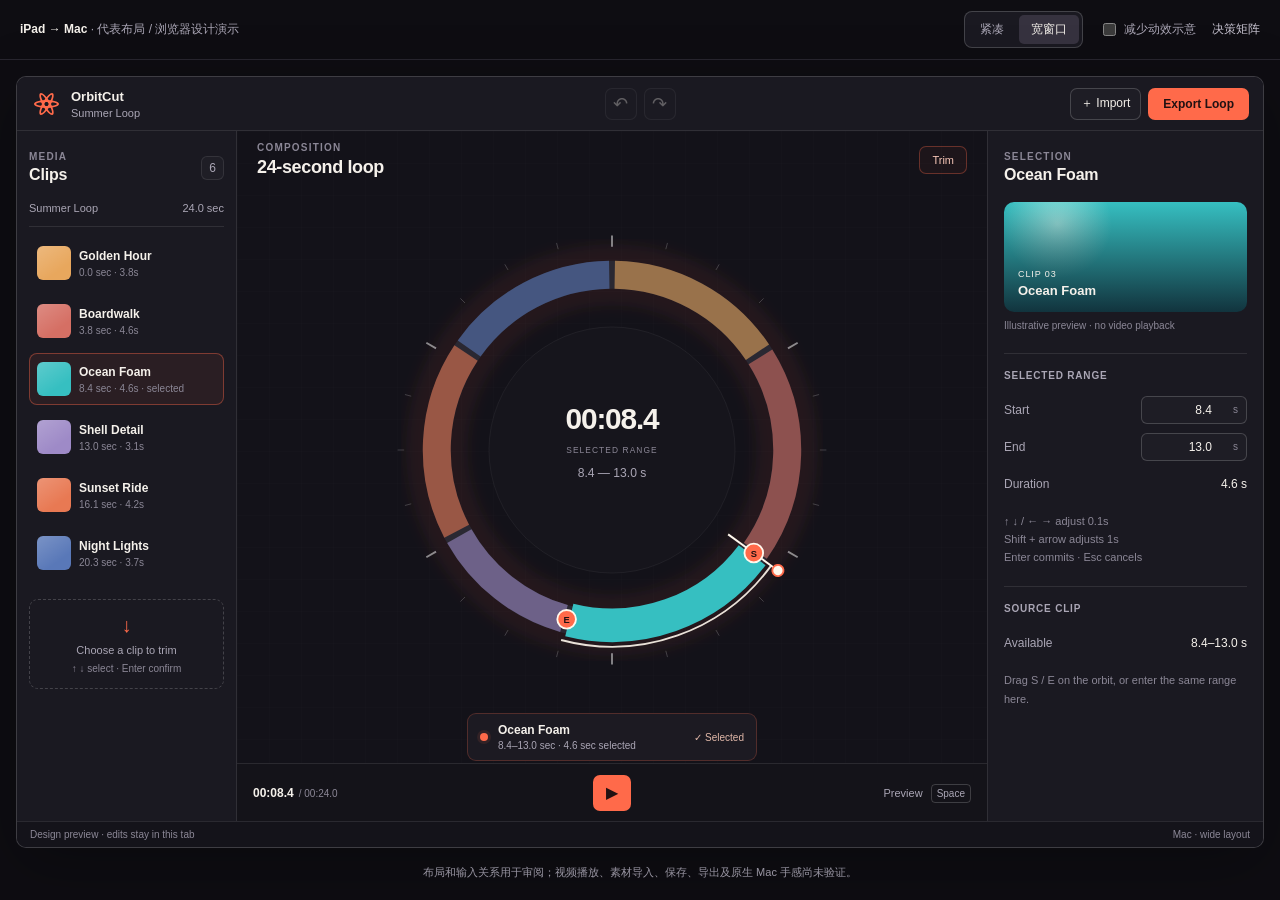
<file: evals/design-quality/runs/2026-10-02/adaptation/index.html>
<!doctype html>
<html lang="zh-CN">
<head>
  <meta charset="utf-8">
  <meta name="viewport" content="width=device-width, initial-scale=1">
  <title>OrbitCut — Mac 设计适配</title>
  <link rel="stylesheet" href="styles.css">
</head>
<body>
  <header class="review-bar" aria-label="设计审阅工具">
    <span><strong>iPad → Mac</strong> · 代表布局 / 浏览器设计演示</span>
    <div class="review-actions">
      <div class="mode-switch" role="group" aria-label="窗口布局">
        <button type="button" id="compactMode" aria-pressed="false">紧凑</button>
        <button type="button" id="wideMode" aria-pressed="true">宽窗口</button>
      </div>
      <label class="motion-choice"><input type="checkbox" id="reduceMotion"> 减少动效示意</label>
      <a href="decision-matrix.md">决策矩阵</a>
    </div>
  </header>

  <div class="workspace-wrap">
    <main class="app-shell" id="appShell" data-layout="wide" lang="en" aria-label="OrbitCut Mac layout proposal">
      <header class="topbar">
        <div class="brand-group">
          <div class="brand-mark" aria-hidden="true"><span></span><span></span><span></span></div>
          <div class="brand-copy"><strong>OrbitCut</strong><span>Summer Loop</span></div>
        </div>
        <div class="history-controls" aria-label="Edit history">
          <button type="button" id="undoButton" class="icon-button" aria-label="Undo range change" disabled>↶</button>
          <button type="button" id="redoButton" class="icon-button" aria-label="Redo range change" disabled>↷</button>
        </div>
        <div class="top-actions">
          <button type="button" class="quiet-button" id="importButton">＋ Import</button>
          <button type="button" class="quiet-button inspect-button" id="inspectButton" aria-expanded="false" aria-controls="inspectorPanel">Inspect</button>
          <button type="button" class="primary-button" id="exportButton">Export Loop</button>
        </div>
      </header>

      <aside class="library-panel" aria-label="Clip library">
        <div class="panel-heading"><div><span class="eyebrow">Media</span><h2>Clips</h2></div><span class="clip-count">6</span></div>
        <div class="library-summary"><strong>Summer Loop</strong><span>24.0 sec</span></div>
        <div class="clip-list" id="clipList" role="group" aria-label="Choose a clip"></div>
        <div class="drop-note"><span aria-hidden="true">↓</span><strong>Choose a clip to trim</strong><small>↑ ↓ select · Enter confirm</small></div>
      </aside>

      <section class="canvas-panel" aria-label="Radial timeline editor">
        <div class="canvas-heading"><div><span class="eyebrow">Composition</span><h1>24-second loop</h1></div><span class="mode-tag">Trim</span></div>
        <div class="radial-stage">
          <svg class="radial-timeline" id="timeline" viewBox="0 0 560 560" aria-labelledby="timelineTitle timelineDesc">
            <title id="timelineTitle">Radial timeline</title>
            <desc id="timelineDesc">Choose a clip in the list. Drag its start or end handle, or adjust the same range in the timing fields.</desc>
            <defs><filter id="softGlow"><feGaussianBlur stdDeviation="7"></feGaussianBlur></filter></defs>
            <circle class="orbit-halo" cx="280" cy="280" r="188" aria-hidden="true"></circle>
            <circle class="orbit-base" cx="280" cy="280" r="188" aria-hidden="true"></circle>
            <g id="segmentLayer" aria-hidden="true"></g>
            <g id="tickLayer" aria-hidden="true"></g>
            <circle class="orbit-inner" cx="280" cy="280" r="132" aria-hidden="true"></circle>
            <path class="range-outline" id="rangeOutline" aria-hidden="true"></path>
            <g id="playhead" aria-hidden="true"><line x1="280" y1="58" x2="280" y2="126"></line><circle cx="280" cy="60" r="6"></circle></g>
            <text class="time-main" id="canvasTime" x="280" y="257" text-anchor="middle" aria-hidden="true">00:08.4</text>
            <text class="time-label" x="280" y="283" text-anchor="middle" aria-hidden="true">SELECTED RANGE</text>
            <text class="range-caption" id="canvasRange" x="280" y="309" text-anchor="middle" aria-hidden="true">08.4 — 13.0 s</text>
            <g class="range-handle" id="startHandle" role="slider" tabindex="0" aria-label="Selected clip start, seconds" aria-orientation="horizontal">
              <circle class="handle-target" r="23"></circle><circle class="handle-surface" r="10"></circle><text y="4" text-anchor="middle" aria-hidden="true">S</text>
            </g>
            <g class="range-handle" id="endHandle" role="slider" tabindex="0" aria-label="Selected clip end, seconds" aria-orientation="horizontal">
              <circle class="handle-target" r="23"></circle><circle class="handle-surface" r="10"></circle><text y="4" text-anchor="middle" aria-hidden="true">E</text>
            </g>
          </svg>
        </div>
        <div class="selection-readout"><span class="selection-dot" aria-hidden="true"></span><div><strong id="selectedName">Ocean Foam</strong><span id="selectedRange">08.4–13.0 sec · 4.6 sec selected</span></div><span class="selection-mark">✓ Selected</span></div>
        <footer class="transport" aria-label="Preview controls">
          <div class="transport-time"><strong id="transportTime">00:08.4</strong><span>/ 00:24.0</span></div>
          <button type="button" class="play-button" id="playButton" aria-label="Preview selected range">▶</button>
          <span class="transport-hint">Preview <kbd>Space</kbd></span>
        </footer>
      </section>

      <aside class="inspector-panel" id="inspectorPanel" aria-label="Selected clip timing">
        <div class="panel-heading"><div><span class="eyebrow">Selection</span><h2 id="inspectorName">Ocean Foam</h2></div><button type="button" class="close-inspector" id="closeInspector" aria-label="Close inspector">×</button></div>
        <div class="preview-tile" id="previewTile"><span>CLIP <span id="clipNumber">03</span></span><strong id="previewName">Ocean Foam</strong></div>
        <p class="preview-note">Illustrative preview · no video playback</p>
        <section class="property-group">
          <h3>Selected range</h3>
          <label for="startField"><span>Start</span><span class="number-field"><input id="startField" type="number" step="0.1" value="8.4" inputmode="decimal"><span>s</span></span></label>
          <label for="endField"><span>End</span><span class="number-field"><input id="endField" type="number" step="0.1" value="13.0" inputmode="decimal"><span>s</span></span></label>
          <div class="property-row"><span>Duration</span><output id="durationValue">4.6 s</output></div>
          <p class="field-error" id="fieldError" role="alert"></p>
          <p class="shortcut-note">↑ ↓ / ← → adjust 0.1s<br>Shift + arrow adjusts 1s<br>Enter commits · Esc cancels</p>
        </section>
        <section class="property-group source-info"><h3>Source clip</h3><div class="property-row"><span>Available</span><output id="sourceRange">8.4–13.0 s</output></div><p>Drag S / E on the orbit, or enter the same range here.</p></section>
      </aside>

      <footer class="statusbar"><span id="statusText" role="status" aria-live="polite">Design preview · edits stay in this tab</span><span id="layoutLabel">Mac · wide layout</span></footer>
    </main>
  </div>
  <p class="artifact-note">布局和输入关系用于审阅；视频播放、素材导入、保存、导出及原生 Mac 手感尚未验证。</p>

  <dialog id="boundaryDialog" aria-labelledby="dialogTitle">
    <h2 id="dialogTitle">Export Loop</h2><p id="dialogBody"></p>
    <button type="button" class="primary-button" id="dismissDialog">Return to editing</button>
  </dialog>
  <script src="app.js"></script>
</body>
</html>
</file>
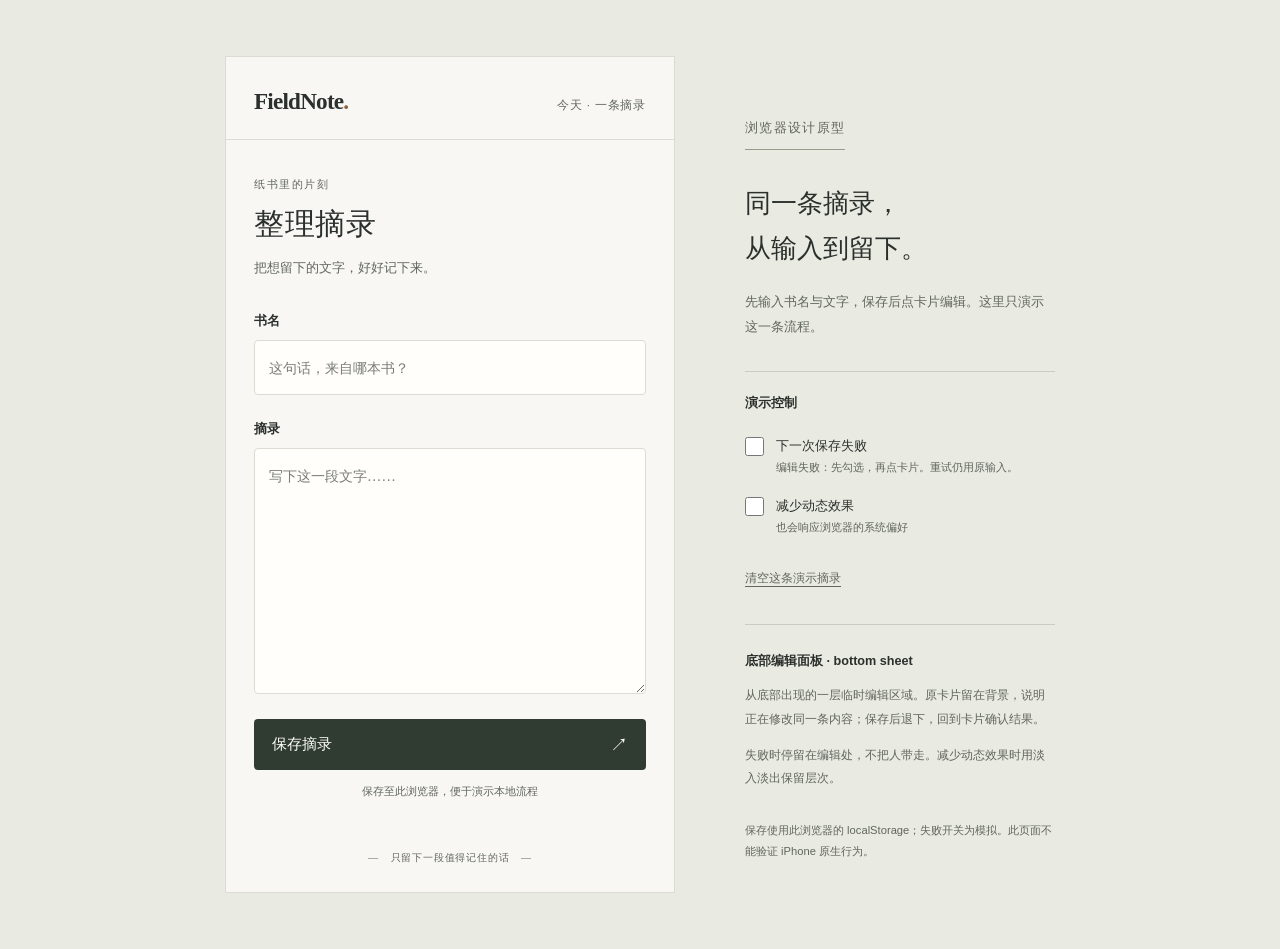
<file: evals/design-quality/runs/2026-10-02/direction/index.html>
<!doctype html>
<html lang="zh-CN">
<head>
  <meta charset="utf-8">
  <meta name="viewport" content="width=device-width,initial-scale=1,viewport-fit=cover">
  <meta name="color-scheme" content="light">
  <title>FieldNote · 整理一条摘录</title>
  <link rel="stylesheet" href="styles.css">
  <script defer src="state.js"></script>
  <script defer src="app.js"></script>
</head>
<body>
  <div class="workspace">
    <div class="app-surface" id="app-surface">
      <header class="app-header">
        <span class="wordmark">FieldNote<span aria-hidden="true" class="wordmark-dot">.</span></span>
        <span class="scope-label">今天 · 一条摘录</span>
      </header>
      <main id="main">
        <div id="compose-view">
          <div class="page-heading">
            <span class="eyebrow">纸书里的片刻</span>
            <h1>整理摘录</h1>
            <p>把想留下的文字，好好记下来。</p>
          </div>
          <form id="compose-form" novalidate>
            <div class="field-group">
              <label for="compose-book">书名</label>
              <input id="compose-book" name="book" autocomplete="off" placeholder="这句话，来自哪本书？" aria-describedby="compose-book-error">
              <p class="field-error" id="compose-book-error" hidden></p>
            </div>
            <div class="field-group excerpt-field">
              <label for="compose-quote">摘录</label>
              <textarea id="compose-quote" name="quote" rows="7" placeholder="写下这一段文字……" aria-describedby="compose-quote-error"></textarea>
              <p class="field-error" id="compose-quote-error" hidden></p>
            </div>
            <div class="save-error" id="compose-error" role="alert" hidden></div>
            <div class="form-footer">
              <button type="submit" class="primary" id="compose-save">保存摘录 <span aria-hidden="true">↗</span></button>
              <p class="storage-caption">保存至此浏览器，便于演示本地流程</p>
            </div>
          </form>
        </div>
        <div id="saved-view" hidden>
          <div class="page-heading saved-heading">
            <span class="eyebrow">纸书里的片刻</span>
            <h1>今天的摘录</h1>
            <p id="saved-status" class="saved-status">已保存到此浏览器</p>
          </div>
          <button class="note-card" id="note-card" type="button" aria-label="编辑摘录">
            <span class="card-top"><span class="card-label">摘录 01</span><span class="edit-label">编辑摘录 <span aria-hidden="true">↗</span></span></span>
            <span class="quote-mark" aria-hidden="true">“</span>
            <span class="card-quote" id="card-quote"></span>
            <span class="card-divider" aria-hidden="true"></span>
            <span class="card-book" id="card-book"></span>
          </button>
          <p class="unsaved-message" id="unsaved-message" hidden>有修改尚未保存。点卡片继续编辑。</p>
          <p class="after-note">这一句，已经留下了。</p>
        </div>
      </main>
      <footer class="app-footer"><span aria-hidden="true">—</span> 只留下一段值得记住的话 <span aria-hidden="true">—</span></footer>
    </div>

    <aside class="prototype-panel" aria-labelledby="prototype-title">
      <p class="prototype-tag">浏览器设计原型</p>
      <h2 id="prototype-title">同一条摘录，<br>从输入到留下。</h2>
      <p>先输入书名与文字，保存后点卡片编辑。这里只演示这一条流程。</p>
      <div class="demo-controls">
        <h3>演示控制</h3>
        <label class="toggle-row"><input type="checkbox" id="fail-next"><span>下一次保存失败<span class="control-caption">编辑失败：先勾选，再点卡片。重试仍用原输入。</span></span></label>
        <label class="toggle-row"><input type="checkbox" id="reduce-motion"><span>减少动态效果<span class="control-caption">也会响应浏览器的系统偏好</span></span></label>
        <button class="reset-button" id="reset-demo" type="button">清空这条演示摘录</button>
      </div>
      <div class="annotation">
        <h3>底部编辑面板 · bottom sheet</h3>
        <p>从底部出现的一层临时编辑区域。原卡片留在背景，说明正在修改同一条内容；保存后退下，回到卡片确认结果。</p>
        <p>失败时停留在编辑处，不把人带走。减少动态效果时用淡入淡出保留层次。</p>
      </div>
      <p class="evidence-note">保存使用此浏览器的 localStorage；失败开关为模拟。此页面不能验证 iPhone 原生行为。</p>
    </aside>
  </div>

  <dialog id="editor-dialog" aria-labelledby="editor-title" aria-describedby="editor-description">
    <div class="sheet-content">
      <div class="sheet-handle" aria-hidden="true"></div>
      <header class="sheet-header"><button type="button" class="return-button" id="editor-return">返回</button><span class="sheet-label">同一条摘录</span></header>
      <h2 id="editor-title">编辑摘录</h2>
      <p id="editor-description" class="sheet-description">保存后更新原卡片。返回时保留这次输入。</p>
      <form id="editor-form" novalidate>
        <div class="field-group">
          <label for="editor-book">书名</label>
          <input id="editor-book" name="book" autocomplete="off" aria-describedby="editor-book-error">
          <p class="field-error" id="editor-book-error" hidden></p>
        </div>
        <div class="field-group excerpt-field">
          <label for="editor-quote">摘录</label>
          <textarea id="editor-quote" name="quote" rows="6" aria-describedby="editor-quote-error"></textarea>
          <p class="field-error" id="editor-quote-error" hidden></p>
        </div>
        <div class="save-error" id="editor-error" role="alert" hidden></div>
        <div class="sheet-actions"><button type="submit" class="primary" id="editor-save">保存修改 <span aria-hidden="true">↗</span></button></div>
      </form>
    </div>
  </dialog>
  <div class="sr-only" id="announcement" role="status" aria-live="polite" aria-atomic="true"></div>
</body>
</html>
</file>
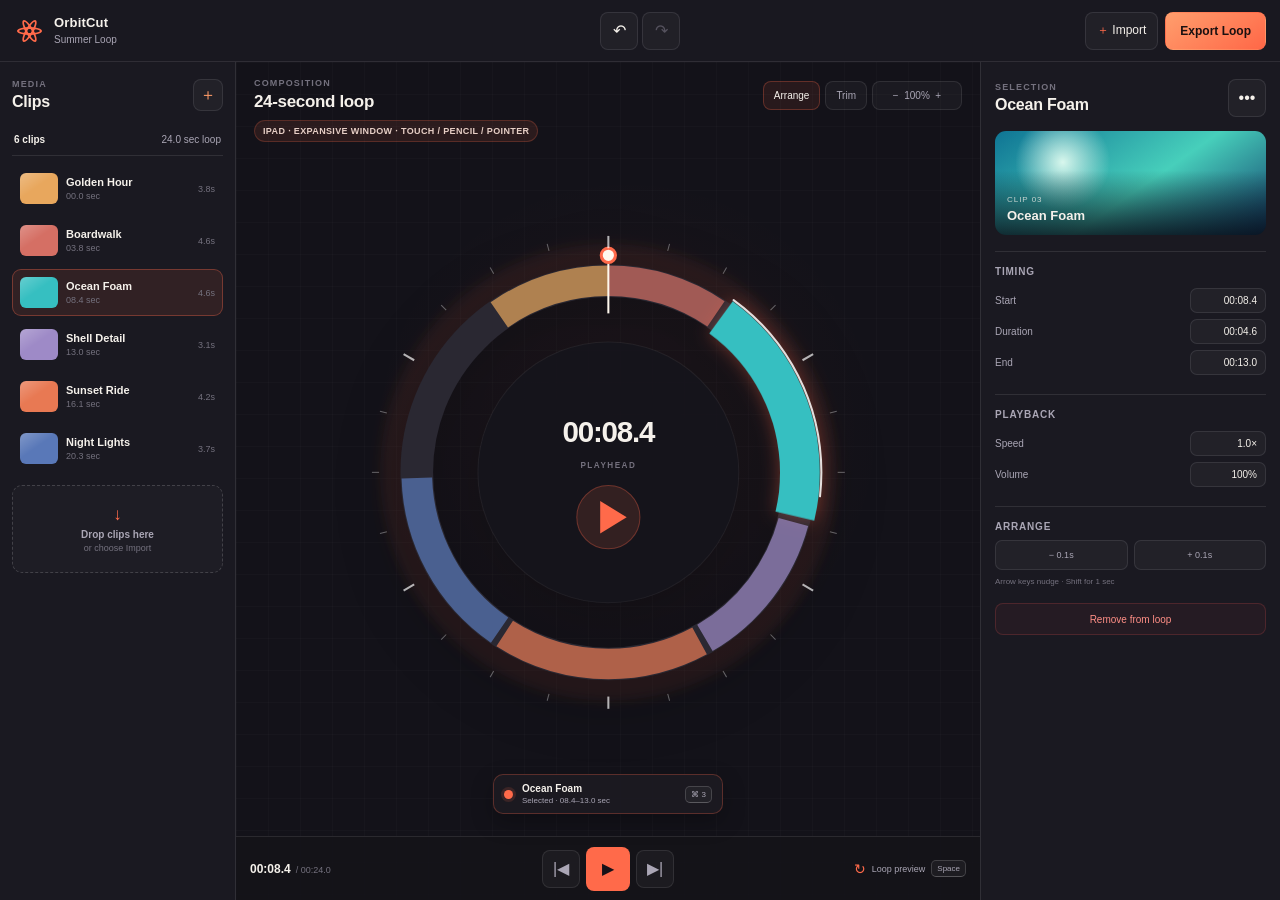
<file: evals/delivery-contracts/runs/2026-07-29/platform-adaptation/prototype/index.html>
<!doctype html>
<html lang="en">
<head>
  <meta charset="utf-8">
  <meta name="viewport" content="width=device-width, initial-scale=1">
  <title>OrbitCut — Platform adaptation layouts</title>
  <link rel="stylesheet" href="./styles.css">
</head>
<body>
  <main class="app-shell" aria-label="OrbitCut layout proposal">
    <header class="topbar">
      <div class="brand-group">
        <div class="brand-mark" aria-hidden="true">
          <span></span><span></span><span></span>
        </div>
        <div class="brand-copy">
          <strong>OrbitCut</strong>
          <span>Summer Loop</span>
        </div>
      </div>

      <nav class="history-controls" aria-label="Edit history">
        <button class="icon-button" aria-label="Undo">↶</button>
        <button class="icon-button is-disabled" aria-label="Redo" aria-disabled="true">↷</button>
      </nav>

      <div class="top-actions">
        <button class="quiet-button import-button"><span>＋</span> Import</button>
        <button class="quiet-button inspector-button">Inspect</button>
        <button class="primary-button export-button">Export Loop</button>
      </div>
    </header>

    <aside class="library-panel" aria-label="Clip library">
      <div class="panel-heading">
        <div>
          <span class="eyebrow">Media</span>
          <h2>Clips</h2>
        </div>
        <button class="small-button" aria-label="Add clip">＋</button>
      </div>

      <div class="library-summary">
        <strong>6 clips</strong>
        <span>24.0 sec loop</span>
      </div>

      <div class="clip-list" id="clipList"></div>

      <div class="drop-zone">
        <span class="drop-icon">↓</span>
        <strong>Drop clips here</strong>
        <small>or choose Import</small>
      </div>
    </aside>

    <section class="canvas-panel" id="canvasPanel" aria-label="Radial timeline editor">
      <div class="environment-badge" id="environmentBadge">Target layout</div>

      <div class="canvas-heading">
        <div>
          <span class="eyebrow">Composition</span>
          <h1>24-second loop</h1>
        </div>
        <div class="canvas-tools">
          <button class="tool-button is-active">Arrange</button>
          <button class="tool-button">Trim</button>
          <button class="tool-button zoom-button">−&nbsp; 100% &nbsp;+</button>
        </div>
      </div>

      <div class="radial-stage">
        <svg class="radial-timeline" viewBox="0 0 560 560" role="img" aria-labelledby="timelineTitle timelineDesc">
          <title id="timelineTitle">Radial timeline with six clips</title>
          <desc id="timelineDesc">The selected Ocean Foam clip begins at 8.4 seconds and lasts 4.6 seconds.</desc>
          <defs>
            <filter id="softGlow" x="-30%" y="-30%" width="160%" height="160%">
              <feGaussianBlur stdDeviation="6"></feGaussianBlur>
            </filter>
          </defs>
          <circle class="orbit-halo" cx="280" cy="280" r="204"></circle>
          <circle class="orbit-base" cx="280" cy="280" r="188"></circle>
          <g id="segmentLayer"></g>
          <circle class="orbit-inner" cx="280" cy="280" r="128"></circle>
          <line class="playhead-line" x1="280" y1="69" x2="280" y2="124"></line>
          <circle class="playhead-dot" cx="280" cy="67" r="7"></circle>
          <g class="center-readout">
            <text class="time-main" x="280" y="250" text-anchor="middle">00:08.4</text>
            <text class="time-label" x="280" y="276" text-anchor="middle">PLAYHEAD</text>
            <circle class="preview-disc" cx="280" cy="324" r="31"></circle>
            <path class="preview-triangle" d="M272 308 L272 340 L298 324 Z"></path>
          </g>
          <g id="tickLayer"></g>
        </svg>

        <div class="selection-callout">
          <span class="selection-swatch"></span>
          <div>
            <strong>Ocean Foam</strong>
            <small>Selected · 08.4–13.0 sec</small>
          </div>
          <kbd>⌘ 3</kbd>
        </div>
      </div>

      <div class="compact-switcher" aria-label="Compact workspace panel">
        <button>Clips <span>6</span></button>
        <button class="is-active">Edit <span>1 selected</span></button>
      </div>

      <section class="compact-inspector" aria-label="Selected clip properties">
        <div class="compact-inspector-head">
          <div><span class="selection-swatch"></span><strong>Ocean Foam</strong></div>
          <button>Done</button>
        </div>
        <div class="compact-fields">
          <label>Start <span>08.4 s</span></label>
          <label>Duration <span>04.6 s</span></label>
          <label>Volume <span>100%</span></label>
        </div>
      </section>

      <footer class="transport" aria-label="Preview controls">
        <div class="transport-time"><strong>00:08.4</strong><span>/ 00:24.0</span></div>
        <div class="transport-controls">
          <button aria-label="Previous clip">|◀</button>
          <button class="play-button" aria-label="Play">▶</button>
          <button aria-label="Next clip">▶|</button>
        </div>
        <div class="transport-status">
          <span class="loop-indicator">↻</span>
          <span>Loop preview</span>
          <kbd>Space</kbd>
        </div>
      </footer>
    </section>

    <aside class="inspector-panel" id="inspectorPanel" aria-label="Inspector">
      <div class="panel-heading inspector-heading">
        <div>
          <span class="eyebrow">Selection</span>
          <h2>Ocean Foam</h2>
        </div>
        <button class="icon-button" aria-label="More options">•••</button>
      </div>

      <div class="preview-tile ocean-preview">
        <span>CLIP 03</span>
        <strong>Ocean Foam</strong>
      </div>

      <section class="property-group">
        <h3>Timing</h3>
        <label><span>Start</span><output>00:08.4</output></label>
        <label><span>Duration</span><output>00:04.6</output></label>
        <label><span>End</span><output>00:13.0</output></label>
      </section>

      <section class="property-group">
        <h3>Playback</h3>
        <label><span>Speed</span><output>1.0×</output></label>
        <label><span>Volume</span><output>100%</output></label>
      </section>

      <section class="property-group">
        <h3>Arrange</h3>
        <div class="nudge-grid">
          <button>− 0.1s</button>
          <button>+ 0.1s</button>
        </div>
        <small class="shortcut-note">Arrow keys nudge · Shift for 1 sec</small>
      </section>

      <button class="destructive-button">Remove from loop</button>
    </aside>

    <footer class="statusbar">
      <span><i class="status-dot"></i> Project saved locally</span>
      <span>24.0 sec · 1080 × 1080 · 30 fps</span>
    </footer>
  </main>
  <script src="./app.js"></script>
</body>
</html>
</file>
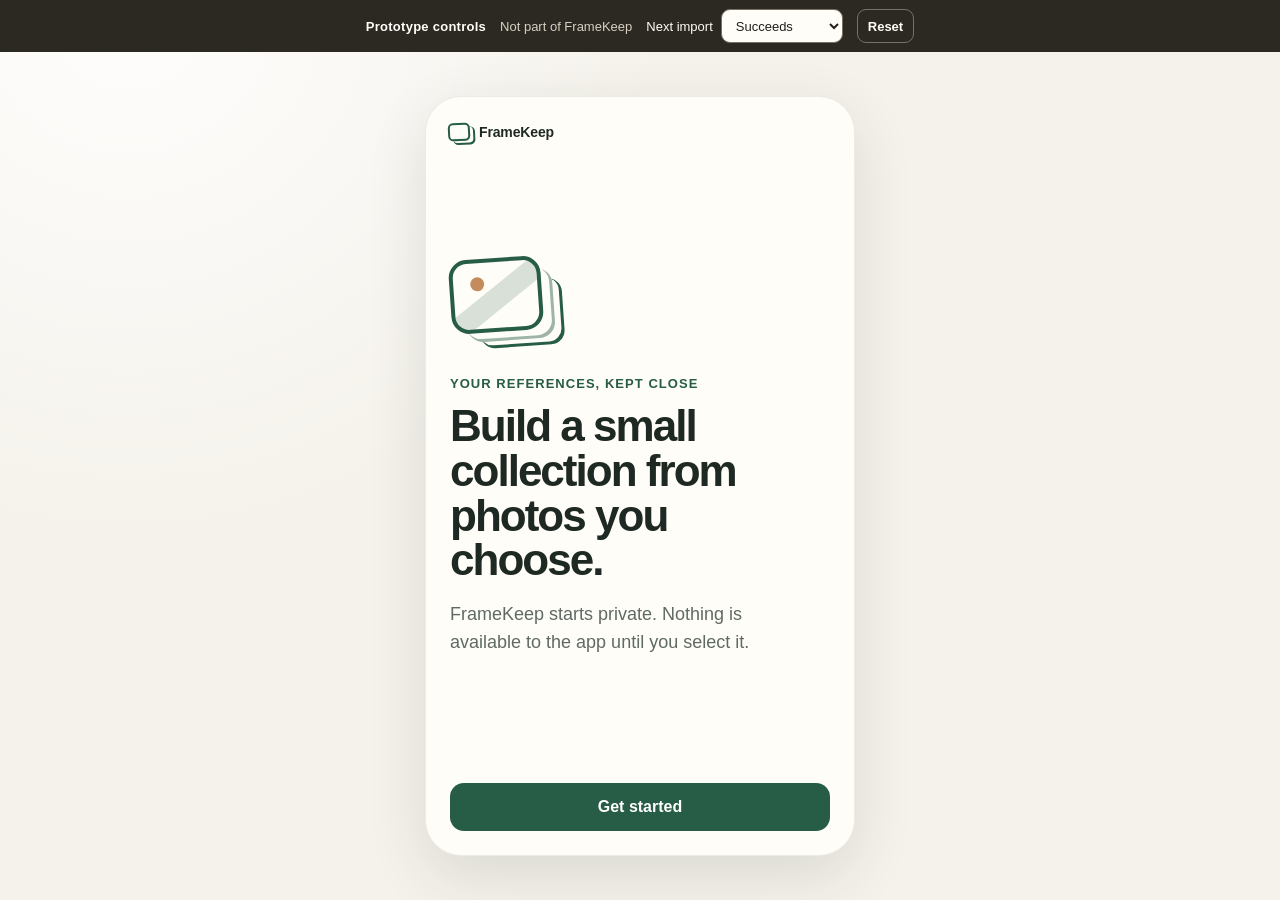
<file: evals/delivery-contracts/runs/2026-07-29/screen-flow/prototype/index.html>
<!doctype html>
<html lang="en">
<head>
  <meta charset="utf-8">
  <meta name="viewport" content="width=device-width, initial-scale=1, viewport-fit=cover">
  <title>FrameKeep — First-run import flow prototype</title>
  <style>
    :root {
      color-scheme: light;
      --surface-base: #f5f2eb;
      --surface-raised: #fffdf8;
      --surface-soft: #ebe7dc;
      --content-primary: #1f2924;
      --content-secondary: #5f6a64;
      --content-critical: #8d3b31;
      --action-primary: #275c46;
      --action-primary-pressed: #1d4736;
      --action-secondary: #e5eee9;
      --focus-ring: #2f70dc;
      --border: #d9d5ca;
      --shadow: 0 20px 60px rgba(33, 41, 37, .12);
      --radius-control: 14px;
      --radius-card: 24px;
      --spacing-related: 12px;
      --spacing-section: 28px;
      --motion-transition: 180ms;
      font-family: -apple-system, BlinkMacSystemFont, "SF Pro Text", "Segoe UI", sans-serif;
      background: var(--surface-base);
      color: var(--content-primary);
    }

    * { box-sizing: border-box; }

    body {
      margin: 0;
      min-height: 100svh;
      background:
        radial-gradient(circle at 10% 0%, rgba(255,255,255,.9), transparent 34rem),
        var(--surface-base);
    }

    button, select { font: inherit; }

    button {
      min-height: 48px;
      border: 0;
      border-radius: var(--radius-control);
      padding: 13px 18px;
      font-weight: 700;
      cursor: pointer;
      transition: transform var(--motion-transition) ease, background var(--motion-transition) ease;
    }

    button:active:not(:disabled) { transform: scale(.98); }

    button:focus-visible, select:focus-visible {
      outline: 3px solid var(--focus-ring);
      outline-offset: 3px;
    }

    button:disabled {
      cursor: not-allowed;
      opacity: .48;
    }

    .prototype-bar {
      position: relative;
      z-index: 20;
      display: flex;
      align-items: center;
      justify-content: center;
      gap: 14px;
      min-height: 52px;
      padding: 8px 16px;
      background: #2c2922;
      color: #fffdf8;
      font-size: 13px;
    }

    .prototype-bar strong {
      letter-spacing: .02em;
    }

    .prototype-bar label {
      display: flex;
      align-items: center;
      gap: 8px;
    }

    .prototype-bar select {
      min-height: 34px;
      border: 1px solid #777064;
      border-radius: 9px;
      padding: 4px 30px 4px 10px;
      color: #231f1a;
      background: #fffdf8;
    }

    .prototype-reset {
      min-height: 34px;
      padding: 5px 10px;
      border: 1px solid #777064;
      border-radius: 9px;
      color: #fffdf8;
      background: transparent;
      font-size: 13px;
    }

    .prototype-note {
      color: #d8d0c3;
    }

    main {
      min-height: calc(100svh - 52px);
      display: grid;
      place-items: center;
      padding: 28px 16px;
    }

    .app {
      position: relative;
      width: min(100%, 430px);
      min-height: min(760px, calc(100svh - 108px));
      overflow: hidden;
      display: flex;
      flex-direction: column;
      background: var(--surface-raised);
      border: 1px solid rgba(49, 55, 51, .09);
      border-radius: 36px;
      box-shadow: var(--shadow);
    }

    .app-header {
      min-height: 64px;
      display: flex;
      align-items: center;
      justify-content: space-between;
      padding: 14px 22px 8px;
    }

    .brand-mini {
      display: inline-flex;
      align-items: center;
      gap: 9px;
      font-size: 14px;
      font-weight: 800;
      letter-spacing: -.01em;
    }

    .mini-mark {
      width: 22px;
      height: 18px;
      border: 2px solid var(--action-primary);
      border-radius: 5px;
      transform: rotate(-3deg);
      box-shadow: 4px 3px 0 -1px var(--surface-raised), 5px 4px 0 0 var(--action-primary);
    }

    .back-button {
      min-height: 42px;
      padding: 8px 5px;
      color: var(--action-primary);
      background: transparent;
    }

    .header-spacer { width: 42px; }

    .screen {
      flex: 1;
      display: flex;
      flex-direction: column;
      padding: 18px 24px calc(24px + env(safe-area-inset-bottom));
      animation: screen-in var(--motion-transition) ease both;
    }

    @keyframes screen-in {
      from { opacity: 0; transform: translateY(7px); }
      to { opacity: 1; transform: translateY(0); }
    }

    .eyebrow {
      margin: 0 0 10px;
      color: var(--action-primary);
      font-size: 13px;
      font-weight: 800;
      letter-spacing: .08em;
      text-transform: uppercase;
    }

    h1 {
      margin: 0;
      max-width: 14ch;
      font-size: clamp(32px, 9vw, 44px);
      line-height: 1.02;
      letter-spacing: -.045em;
    }

    h2 {
      margin: 0;
      font-size: 26px;
      line-height: 1.08;
      letter-spacing: -.03em;
    }

    p {
      margin: 0;
      color: var(--content-secondary);
      font-size: 16px;
      line-height: 1.52;
    }

    .lede {
      margin-top: 18px;
      max-width: 34ch;
      font-size: 18px;
    }

    .hero {
      flex: 1;
      display: grid;
      align-content: center;
      padding: 20px 0 40px;
    }

    .large-mark {
      position: relative;
      width: 92px;
      height: 74px;
      margin-bottom: 42px;
      border: 4px solid var(--action-primary);
      border-radius: 18px;
      transform: rotate(-4deg);
      background:
        linear-gradient(145deg, transparent 42%, rgba(39,92,70,.18) 43% 63%, transparent 64%),
        var(--surface-raised);
      box-shadow:
        11px 9px 0 -3px var(--surface-raised),
        13px 11px 0 -2px #9eb4a9,
        22px 18px 0 -5px var(--surface-raised),
        24px 20px 0 -4px var(--action-primary);
    }

    .large-mark::after {
      content: "";
      position: absolute;
      width: 14px;
      height: 14px;
      border-radius: 50%;
      top: 14px;
      left: 17px;
      background: #c48c5d;
    }

    .actions {
      display: grid;
      gap: 10px;
      margin-top: auto;
      padding-top: 28px;
    }

    .primary {
      color: white;
      background: var(--action-primary);
    }

    .primary:hover { background: var(--action-primary-pressed); }

    .secondary {
      color: var(--action-primary);
      background: var(--action-secondary);
    }

    .text-action {
      color: var(--content-secondary);
      background: transparent;
    }

    .critical-secondary {
      color: var(--content-critical);
      background: #f7e9e6;
    }

    .privacy-card, .status-card {
      display: grid;
      grid-template-columns: auto 1fr;
      gap: 14px;
      margin-top: 28px;
      padding: 18px;
      border: 1px solid var(--border);
      border-radius: 18px;
      background: #faf8f2;
    }

    .privacy-icon, .status-icon {
      width: 38px;
      height: 38px;
      display: grid;
      place-items: center;
      border-radius: 12px;
      background: var(--action-secondary);
      color: var(--action-primary);
      font-weight: 900;
    }

    .status-icon.error {
      background: #f7e9e6;
      color: var(--content-critical);
    }

    .privacy-card strong, .status-card strong {
      display: block;
      margin-bottom: 3px;
      font-size: 15px;
    }

    .privacy-card p, .status-card p { font-size: 14px; }

    .steps {
      display: grid;
      gap: 16px;
      margin: 28px 0 0;
      padding: 0;
      list-style: none;
    }

    .steps li {
      display: grid;
      grid-template-columns: 30px 1fr;
      align-items: start;
      gap: 12px;
      color: var(--content-secondary);
      line-height: 1.4;
    }

    .step-number {
      width: 30px;
      height: 30px;
      display: grid;
      place-items: center;
      border-radius: 50%;
      color: var(--action-primary);
      background: var(--action-secondary);
      font-size: 13px;
      font-weight: 800;
    }

    .photo-grid {
      display: grid;
      grid-template-columns: repeat(3, 1fr);
      gap: 8px;
      margin-top: 22px;
    }

    .photo {
      position: relative;
      min-height: 106px;
      aspect-ratio: .82;
      overflow: hidden;
      display: block;
      padding: 0;
      border: 3px solid transparent;
      border-radius: 14px;
      background: var(--photo-bg);
      box-shadow: inset 0 0 0 1px rgba(0,0,0,.06);
    }

    .photo::before {
      content: "";
      position: absolute;
      inset: 22% 18% -18% 14%;
      border-radius: 50% 50% 18% 18%;
      transform: rotate(var(--photo-tilt));
      background: var(--photo-shape);
      opacity: .92;
    }

    .photo::after {
      content: attr(data-index);
      position: absolute;
      top: 7px;
      right: 7px;
      width: 26px;
      height: 26px;
      display: grid;
      place-items: center;
      border: 2px solid rgba(255,255,255,.95);
      border-radius: 50%;
      color: transparent;
      background: rgba(28,34,31,.23);
      font-size: 13px;
      font-weight: 900;
    }

    .photo[aria-pressed="true"] {
      border-color: var(--action-primary);
    }

    .photo[aria-pressed="true"]::after {
      content: "✓";
      color: white;
      background: var(--action-primary);
    }

    .selection-summary {
      margin-top: 14px;
      color: var(--content-secondary);
      font-size: 14px;
      font-weight: 700;
    }

    .mock-boundary {
      margin: 12px 0 0;
      padding: 8px 10px;
      border-radius: 10px;
      color: #6f542d;
      background: #fff3cf;
      font-size: 12px;
      line-height: 1.4;
    }

    .progress-wrap {
      margin-top: 32px;
    }

    .progress-track {
      height: 10px;
      overflow: hidden;
      border-radius: 99px;
      background: var(--surface-soft);
    }

    .progress-bar {
      width: 0%;
      height: 100%;
      border-radius: inherit;
      background: var(--action-primary);
      transition: width 160ms linear;
    }

    .progress-meta {
      display: flex;
      justify-content: space-between;
      gap: 20px;
      margin-top: 10px;
      color: var(--content-secondary);
      font-size: 14px;
    }

    .collection-title {
      margin-top: 4px;
    }

    .collection-grid {
      display: grid;
      grid-template-columns: 1.45fr 1fr;
      grid-template-rows: repeat(2, 116px);
      gap: 8px;
      margin-top: 24px;
    }

    .collection-tile {
      border-radius: 16px;
      background: var(--photo-bg);
    }

    .collection-tile:first-child { grid-row: 1 / 3; }

    .completion-note {
      margin-top: 18px;
      color: var(--action-primary);
      font-weight: 750;
    }

    .dialog-backdrop {
      position: absolute;
      z-index: 40;
      inset: 0;
      display: grid;
      align-items: end;
      padding: 18px;
      background: rgba(25, 29, 27, .45);
      backdrop-filter: blur(6px);
      animation: fade-in 140ms ease both;
    }

    .dialog {
      padding: 22px 18px 16px;
      border-radius: 24px;
      background: #fff;
      box-shadow: 0 18px 48px rgba(0,0,0,.2);
    }

    .dialog-system-label {
      margin-bottom: 12px;
      color: #745e37;
      font-size: 12px;
      font-weight: 800;
      text-transform: uppercase;
      letter-spacing: .06em;
    }

    .dialog h2 { font-size: 22px; }
    .dialog p { margin-top: 10px; font-size: 15px; }
    .dialog .actions { padding-top: 18px; }

    @keyframes fade-in {
      from { opacity: 0; }
      to { opacity: 1; }
    }

    .sr-only {
      position: absolute;
      width: 1px;
      height: 1px;
      padding: 0;
      margin: -1px;
      overflow: hidden;
      clip: rect(0, 0, 0, 0);
      white-space: nowrap;
      border: 0;
    }

    @media (max-width: 520px) {
      .prototype-bar {
        flex-wrap: wrap;
        justify-content: flex-start;
      }

      .prototype-note { display: none; }

      main {
        min-height: calc(100svh - 80px);
        display: block;
        padding: 0;
      }

      .app {
        width: 100%;
        min-height: calc(100svh - 80px);
        border: 0;
        border-radius: 0;
        box-shadow: none;
      }
    }

    @media (prefers-reduced-motion: reduce) {
      *, *::before, *::after {
        scroll-behavior: auto !important;
        animation-duration: .001ms !important;
        transition-duration: .001ms !important;
      }
    }
  </style>
</head>
<body>
  <aside class="prototype-bar" aria-label="Prototype-only controls">
    <strong>Prototype controls</strong>
    <span class="prototype-note">Not part of FrameKeep</span>
    <label>
      Next import
      <select id="import-outcome" aria-label="Choose next simulated import result">
        <option value="success">Succeeds</option>
        <option value="failure">Fails once</option>
      </select>
    </label>
    <button class="prototype-reset" id="prototype-reset" type="button">Reset</button>
  </aside>

  <main>
    <section class="app" id="app" data-state="welcome" aria-label="FrameKeep first-run prototype"></section>
  </main>

  <div class="sr-only" id="announcer" aria-live="polite" aria-atomic="true"></div>

  <script>
    (() => {
      const app = document.querySelector("#app");
      const announcer = document.querySelector("#announcer");
      const outcomeControl = document.querySelector("#import-outcome");
      const resetControl = document.querySelector("#prototype-reset");

      const photos = [
        ["#d6c4a6", "#8e724e", "-7deg"],
        ["#bac8c5", "#55736c", "8deg"],
        ["#e1b7a5", "#a85e49", "-3deg"],
        ["#cbd2ad", "#76865a", "5deg"],
        ["#b9c4d3", "#5e708e", "-8deg"],
        ["#dfc6cf", "#9c687b", "7deg"]
      ];

      let state = "welcome";
      let selected = new Set();
      let progress = 0;
      let permissionTrigger = null;
      let importTimer = null;

      const header = (backTarget = null) => `
        <header class="app-header">
          ${backTarget ? `<button class="back-button" type="button" data-action="back" data-target="${backTarget}" aria-label="Go back">‹ Back</button>` : `<span class="brand-mini"><span class="mini-mark" aria-hidden="true"></span>FrameKeep</span>`}
          ${backTarget ? `<span class="brand-mini">FrameKeep</span>` : ""}
          <span class="header-spacer" aria-hidden="true"></span>
        </header>
      `;

      const actions = (primary, secondary = "") => `
        <div class="actions">${primary}${secondary}</div>
      `;

      const announce = message => {
        announcer.textContent = "";
        window.setTimeout(() => { announcer.textContent = message; }, 20);
      };

      const stopImport = () => {
        if (importTimer) window.clearInterval(importTimer);
        importTimer = null;
      };

      const setState = (next, options = {}) => {
        stopImport();
        state = next;
        render();
        if (!options.skipFocus) {
          window.requestAnimationFrame(() => {
            const heading = app.querySelector("h1, h2");
            if (heading) {
              heading.setAttribute("tabindex", "-1");
              heading.focus();
            }
          });
        }
      };

      const renderWelcome = () => `
        ${header()}
        <div class="screen">
          <div class="hero">
            <div class="large-mark" aria-hidden="true"></div>
            <p class="eyebrow">Your references, kept close</p>
            <h1>Build a small collection from photos you choose.</h1>
            <p class="lede">FrameKeep starts private. Nothing is available to the app until you select it.</p>
          </div>
          ${actions(`<button class="primary" type="button" data-action="start">Get started</button>`)}
        </div>
      `;

      const renderExplanation = () => `
        ${header("welcome")}
        <div class="screen">
          <p class="eyebrow">Before we ask</p>
          <h1>Choose only the photos you want in FrameKeep.</h1>
          <p class="lede">Your selection becomes a small reference collection. FrameKeep does not need access to your full library.</p>
          <ol class="steps">
            <li><span class="step-number">1</span><span>iOS asks which photos you want to share.</span></li>
            <li><span class="step-number">2</span><span>You review and import the selected items.</span></li>
            <li><span class="step-number">3</span><span>Your first collection opens when import finishes.</span></li>
          </ol>
          <div class="privacy-card">
            <span class="privacy-icon" aria-hidden="true">⌁</span>
            <div><strong>Minimum access</strong><p>You can change the shared selection later in Settings.</p></div>
          </div>
          ${actions(`<button class="primary" type="button" data-action="open-permission">Choose photos</button>`)}
        </div>
      `;

      const renderDenied = () => `
        ${header()}
        <div class="screen">
          <div class="hero">
            <p class="eyebrow">No access granted</p>
            <h1>FrameKeep still cannot see any photos.</h1>
            <p class="lede">To create a collection, try again and choose the photos you want to share. You remain in control.</p>
            <div class="status-card">
              <span class="status-icon error" aria-hidden="true">!</span>
              <div><strong>Permission denied</strong><p>No photos were selected or imported.</p></div>
            </div>
          </div>
          ${actions(
            `<button class="primary" type="button" data-action="open-permission">Try again</button>`,
            `<button class="text-action" type="button" data-action="not-now">Not now</button>`
          )}
        </div>
      `;

      const renderLimited = () => `
        ${header("explanation")}
        <div class="screen">
          <div class="hero">
            <p class="eyebrow">Selected access</p>
            <h1>Only your chosen photos will be available.</h1>
            <p class="lede">FrameKeep will open a selection view next. You can change your choices before importing.</p>
            <div class="status-card">
              <span class="status-icon" aria-hidden="true">✓</span>
              <div><strong>Limited access granted</strong><p>Your full photo library remains outside FrameKeep.</p></div>
            </div>
          </div>
          ${actions(`<button class="primary" type="button" data-action="continue-selection">Continue</button>`)}
        </div>
      `;

      const renderSelection = () => {
        const grid = photos.map((photo, index) => {
          const id = String(index + 1);
          const isSelected = selected.has(id);
          return `
            <button
              class="photo"
              type="button"
              data-action="toggle-photo"
              data-id="${id}"
              data-index="${index + 1}"
              aria-label="Reference photo ${index + 1}${isSelected ? ", selected" : ""}"
              aria-pressed="${isSelected}"
              style="--photo-bg:${photo[0]};--photo-shape:${photo[1]};--photo-tilt:${photo[2]}"
            ></button>
          `;
        }).join("");

        return `
          ${header()}
          <div class="screen">
            <p class="eyebrow">Mock photo picker</p>
            <h2>Select references</h2>
            <p class="mock-boundary">Prototype boundary: these are representative items, not your Photos library or the native iOS picker.</p>
            <div class="photo-grid" role="group" aria-label="Representative photos">${grid}</div>
            <p class="selection-summary" id="selection-summary">${selected.size} selected</p>
            ${actions(
              `<button class="primary" type="button" data-action="import" ${selected.size ? "" : "disabled"}>Import ${selected.size ? selected.size : ""} selected</button>`,
              `<button class="text-action" type="button" data-action="cancel-picker">Cancel</button>`
            )}
          </div>
        `;
      };

      const renderImporting = () => `
        ${header()}
        <div class="screen">
          <div class="hero">
            <p class="eyebrow">Creating your collection</p>
            <h1>Importing ${selected.size} selected ${selected.size === 1 ? "photo" : "photos"}…</h1>
            <p class="lede">Keep FrameKeep open for this prototype step.</p>
            <div class="progress-wrap">
              <div class="progress-track" role="progressbar" aria-label="Import progress" aria-valuemin="0" aria-valuemax="100" aria-valuenow="${progress}">
                <div class="progress-bar" style="width:${progress}%"></div>
              </div>
              <div class="progress-meta"><span>Preparing collection</span><span>${progress}%</span></div>
            </div>
          </div>
          ${actions(`<button class="secondary" type="button" data-action="cancel-import">Cancel import</button>`)}
        </div>
      `;

      const renderFailure = () => `
        ${header()}
        <div class="screen">
          <div class="hero">
            <p class="eyebrow">Nothing was lost</p>
            <h1>We couldn’t finish the import.</h1>
            <p class="lede">Your ${selected.size} ${selected.size === 1 ? "selection is" : "selections are"} still ready. Try the import again or review the selection.</p>
            <div class="status-card">
              <span class="status-icon error" aria-hidden="true">!</span>
              <div><strong>Import interrupted</strong><p>No collection was created, and no partial result is shown.</p></div>
            </div>
          </div>
          ${actions(
            `<button class="primary" type="button" data-action="retry-import">Retry import</button>`,
            `<button class="secondary" type="button" data-action="review-selection">Review selection</button>`
          )}
        </div>
      `;

      const renderComplete = () => {
        const imported = [...selected].slice(0, 3).map(id => {
          const photo = photos[Number(id) - 1];
          return `<div class="collection-tile" aria-hidden="true" style="--photo-bg:${photo[0]};background:${photo[0]}"></div>`;
        }).join("");
        return `
          ${header()}
          <div class="screen">
            <p class="eyebrow">Collection ready</p>
            <h1 class="collection-title">First references</h1>
            <p class="lede">${selected.size} ${selected.size === 1 ? "photo is" : "photos are"} now in your first collection.</p>
            <div class="collection-grid" aria-label="Imported representative photos">${imported}</div>
            <p class="completion-note">Only the photos you selected were imported.</p>
            ${actions(`<button class="secondary" type="button" data-action="reset">Reset prototype</button>`)}
          </div>
        `;
      };

      const renderPermissionDialog = () => `
        <div class="dialog-backdrop">
          <section class="dialog" role="dialog" aria-modal="true" aria-labelledby="permission-title" aria-describedby="permission-description">
            <p class="dialog-system-label">Simulated iOS permission handoff</p>
            <h2 id="permission-title">Allow FrameKeep to access photos?</h2>
            <p id="permission-description">This prototype does not open the native picker. Choose a result to continue testing the flow.</p>
            <div class="actions">
              <button class="primary" type="button" data-action="allow-limited">Allow selected photos</button>
              <button class="critical-secondary" type="button" data-action="deny">Don’t allow</button>
            </div>
          </section>
        </div>
      `;

      const render = () => {
        const views = {
          welcome: renderWelcome,
          explanation: renderExplanation,
          denied: renderDenied,
          limited: renderLimited,
          selection: renderSelection,
          importing: renderImporting,
          failure: renderFailure,
          complete: renderComplete
        };
        app.dataset.state = state;
        app.innerHTML = views[state]();
      };

      const openPermission = trigger => {
        permissionTrigger = trigger;
        app.dataset.state = "permission";
        app.insertAdjacentHTML("beforeend", renderPermissionDialog());
        window.requestAnimationFrame(() => {
          const firstButton = app.querySelector(".dialog button");
          if (firstButton) firstButton.focus();
        });
      };

      const closePermissionTo = next => {
        const dialog = app.querySelector(".dialog-backdrop");
        if (dialog) dialog.remove();
        setState(next);
      };

      const beginImport = () => {
        progress = 8;
        setState("importing");
        announce("Import started");
        let steps = 0;
        importTimer = window.setInterval(() => {
          steps += 1;
          progress = Math.min(92, progress + 21);
          const progressTrack = app.querySelector('[role="progressbar"]');
          const progressBar = app.querySelector(".progress-bar");
          const progressValue = app.querySelector(".progress-meta span:last-child");
          if (progressTrack) progressTrack.setAttribute("aria-valuenow", String(progress));
          if (progressBar) progressBar.style.width = `${progress}%`;
          if (progressValue) progressValue.textContent = `${progress}%`;
          if (steps >= 4) {
            stopImport();
            window.setTimeout(() => {
              if (outcomeControl.value === "failure") {
                outcomeControl.value = "success";
                setState("failure");
                announce("Import failed. Your selection is preserved.");
              } else {
                progress = 100;
                setState("complete");
                announce("Import complete. First references collection is ready.");
              }
            }, 120);
          }
        }, 140);
      };

      app.addEventListener("click", event => {
        const button = event.target.closest("button[data-action]");
        if (!button) return;
        const action = button.dataset.action;

        if (action === "start") setState("explanation");
        if (action === "back") setState(button.dataset.target);
        if (action === "open-permission") openPermission(button);
        if (action === "allow-limited") closePermissionTo("limited");
        if (action === "deny") closePermissionTo("denied");
        if (action === "not-now") setState("welcome");
        if (action === "continue-selection") setState("selection");
        if (action === "cancel-picker") setState("explanation");
        if (action === "toggle-photo") {
          const id = button.dataset.id;
          selected.has(id) ? selected.delete(id) : selected.add(id);
          render();
          window.requestAnimationFrame(() => {
            const updated = app.querySelector(`[data-id="${id}"]`);
            if (updated) updated.focus();
          });
          announce(`${selected.size} selected`);
        }
        if (action === "import") beginImport();
        if (action === "cancel-import") {
          setState("selection");
          announce("Import cancelled. Your selection is preserved.");
        }
        if (action === "retry-import") beginImport();
        if (action === "review-selection") setState("selection");
        if (action === "reset") reset();
      });

      document.addEventListener("keydown", event => {
        const dialog = app.querySelector(".dialog");
        if (!dialog) return;
        if (event.key === "Escape") {
          event.preventDefault();
          const backdrop = app.querySelector(".dialog-backdrop");
          if (backdrop) backdrop.remove();
          app.dataset.state = state;
          if (permissionTrigger) permissionTrigger.focus();
          announce("Permission handoff dismissed");
          return;
        }
        if (event.key !== "Tab") return;
        const buttons = [...dialog.querySelectorAll("button")];
        const first = buttons[0];
        const last = buttons[buttons.length - 1];
        if (event.shiftKey && document.activeElement === first) {
          event.preventDefault();
          last.focus();
        } else if (!event.shiftKey && document.activeElement === last) {
          event.preventDefault();
          first.focus();
        }
      });

      const reset = () => {
        stopImport();
        selected = new Set();
        progress = 0;
        outcomeControl.value = "success";
        setState("welcome");
        announce("Prototype reset");
      };

      resetControl.addEventListener("click", reset);
      render();
    })();
  </script>
</body>
</html>
</file>
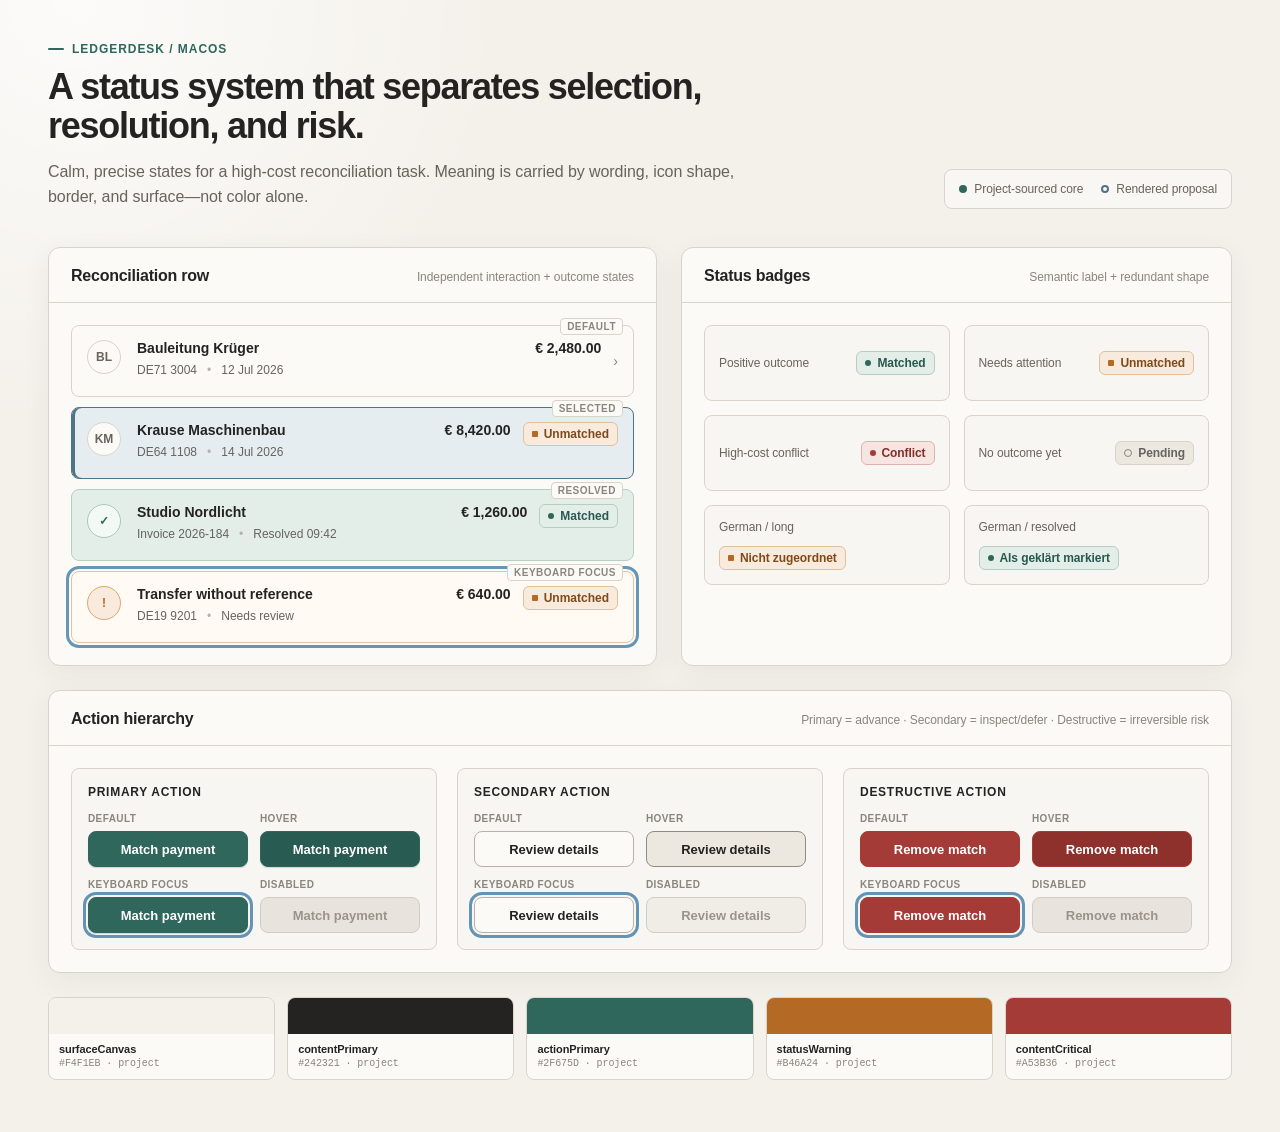
<file: evals/delivery-contracts/runs/2026-07-29/design-system/component-states.html>
<!doctype html>
<html lang="en">
  <head>
    <meta charset="utf-8" />
    <meta name="viewport" content="width=device-width, initial-scale=1" />
    <title>LedgerDesk · Status and Action System</title>
    <link rel="stylesheet" href="./styles.css" />
  </head>
  <body>
    <main class="artifact">
      <header class="artifact-header">
        <div>
          <p class="eyebrow">LedgerDesk / macOS</p>
          <h1>A status system that separates selection, resolution, and risk.</h1>
          <p class="lede">
            Calm, precise states for a high-cost reconciliation task. Meaning is carried by
            wording, icon shape, border, and surface—not color alone.
          </p>
        </div>
        <div class="legend" aria-label="Value provenance legend">
          <span><i class="project"></i> Project-sourced core</span>
          <span><i class="proposal"></i> Rendered proposal</span>
        </div>
      </header>

      <section class="system-grid" aria-label="Rendered component states">
        <article class="spec-panel">
          <header class="panel-heading">
            <h2>Reconciliation row</h2>
            <p>Independent interaction + outcome states</p>
          </header>
          <div class="panel-content row-stack">
            <button class="reconciliation-row" type="button">
              <span class="state-label">Default</span>
              <span class="row-icon" aria-hidden="true">BL</span>
              <span class="row-content">
                <span class="row-titleline"><span class="row-title">Bauleitung Krüger</span><span class="row-amount">€ 2,480.00</span></span>
                <span class="row-meta"><span>DE71 3004</span><span>12 Jul 2026</span></span>
              </span>
              <span class="row-trailing" aria-hidden="true">›</span>
            </button>

            <button class="reconciliation-row is-selected" type="button" aria-current="true">
              <span class="state-label">Selected</span>
              <span class="row-icon" aria-hidden="true">KM</span>
              <span class="row-content">
                <span class="row-titleline"><span class="row-title">Krause Maschinenbau</span><span class="row-amount">€ 8,420.00</span></span>
                <span class="row-meta"><span>DE64 1108</span><span>14 Jul 2026</span></span>
              </span>
              <span class="badge warning">Unmatched</span>
            </button>

            <button class="reconciliation-row is-resolved" type="button">
              <span class="state-label">Resolved</span>
              <span class="row-icon resolved" aria-hidden="true">✓</span>
              <span class="row-content">
                <span class="row-titleline"><span class="row-title">Studio Nordlicht</span><span class="row-amount">€ 1,260.00</span></span>
                <span class="row-meta"><span>Invoice 2026-184</span><span>Resolved 09:42</span></span>
              </span>
              <span class="badge matched">Matched</span>
            </button>

            <button class="reconciliation-row is-warning is-focused" type="button">
              <span class="state-label">Keyboard focus</span>
              <span class="row-icon warning" aria-hidden="true">!</span>
              <span class="row-content">
                <span class="row-titleline"><span class="row-title">Transfer without reference</span><span class="row-amount">€ 640.00</span></span>
                <span class="row-meta"><span>DE19 9201</span><span>Needs review</span></span>
              </span>
              <span class="badge warning">Unmatched</span>
            </button>
          </div>
        </article>

        <article class="spec-panel">
          <header class="panel-heading">
            <h2>Status badges</h2>
            <p>Semantic label + redundant shape</p>
          </header>
          <div class="panel-content badge-grid">
            <div class="badge-sample"><span>Positive outcome</span><span class="badge matched">Matched</span></div>
            <div class="badge-sample"><span>Needs attention</span><span class="badge warning">Unmatched</span></div>
            <div class="badge-sample"><span>High-cost conflict</span><span class="badge critical">Conflict</span></div>
            <div class="badge-sample"><span>No outcome yet</span><span class="badge neutral">Pending</span></div>
            <div class="badge-sample long"><span>German / long</span><span class="badge warning">Nicht zugeordnet</span></div>
            <div class="badge-sample long"><span>German / resolved</span><span class="badge matched">Als geklärt markiert</span></div>
          </div>
        </article>

        <article class="spec-panel wide">
          <header class="panel-heading">
            <h2>Action hierarchy</h2>
            <p>Primary = advance · Secondary = inspect/defer · Destructive = irreversible risk</p>
          </header>
          <div class="panel-content actions-section">
            <section class="action-family" aria-labelledby="primary-title">
              <h3 id="primary-title">Primary action</h3>
              <div class="action-states">
                <div class="action-sample"><span>Default</span><button class="action primary" type="button">Match payment</button></div>
                <div class="action-sample"><span>Hover</span><button class="action primary is-hover" type="button">Match payment</button></div>
                <div class="action-sample"><span>Keyboard focus</span><button class="action primary is-focused" type="button">Match payment</button></div>
                <div class="action-sample"><span>Disabled</span><button class="action primary" type="button" disabled>Match payment</button></div>
              </div>
            </section>

            <section class="action-family" aria-labelledby="secondary-title">
              <h3 id="secondary-title">Secondary action</h3>
              <div class="action-states">
                <div class="action-sample"><span>Default</span><button class="action secondary" type="button">Review details</button></div>
                <div class="action-sample"><span>Hover</span><button class="action secondary is-hover" type="button">Review details</button></div>
                <div class="action-sample"><span>Keyboard focus</span><button class="action secondary is-focused" type="button">Review details</button></div>
                <div class="action-sample"><span>Disabled</span><button class="action secondary" type="button" disabled>Review details</button></div>
              </div>
            </section>

            <section class="action-family" aria-labelledby="destructive-title">
              <h3 id="destructive-title">Destructive action</h3>
              <div class="action-states">
                <div class="action-sample"><span>Default</span><button class="action destructive" type="button">Remove match</button></div>
                <div class="action-sample"><span>Hover</span><button class="action destructive is-hover" type="button">Remove match</button></div>
                <div class="action-sample"><span>Keyboard focus</span><button class="action destructive is-focused" type="button">Remove match</button></div>
                <div class="action-sample"><span>Disabled</span><button class="action destructive" type="button" disabled>Remove match</button></div>
              </div>
            </section>
          </div>
        </article>
      </section>

      <section class="token-strip" aria-label="Core semantic colors">
        <div class="token"><div class="token-color" style="--swatch: var(--surface-canvas)"></div><div class="token-copy"><strong>surfaceCanvas</strong><span>#F4F1EB · project</span></div></div>
        <div class="token"><div class="token-color" style="--swatch: var(--content-primary)"></div><div class="token-copy"><strong>contentPrimary</strong><span>#242321 · project</span></div></div>
        <div class="token"><div class="token-color" style="--swatch: var(--action-primary)"></div><div class="token-copy"><strong>actionPrimary</strong><span>#2F675D · project</span></div></div>
        <div class="token"><div class="token-color" style="--swatch: var(--status-warning)"></div><div class="token-copy"><strong>statusWarning</strong><span>#B46A24 · project</span></div></div>
        <div class="token"><div class="token-color" style="--swatch: var(--content-critical)"></div><div class="token-copy"><strong>contentCritical</strong><span>#A53B36 · project</span></div></div>
      </section>
    </main>
  </body>
</html>
</file>
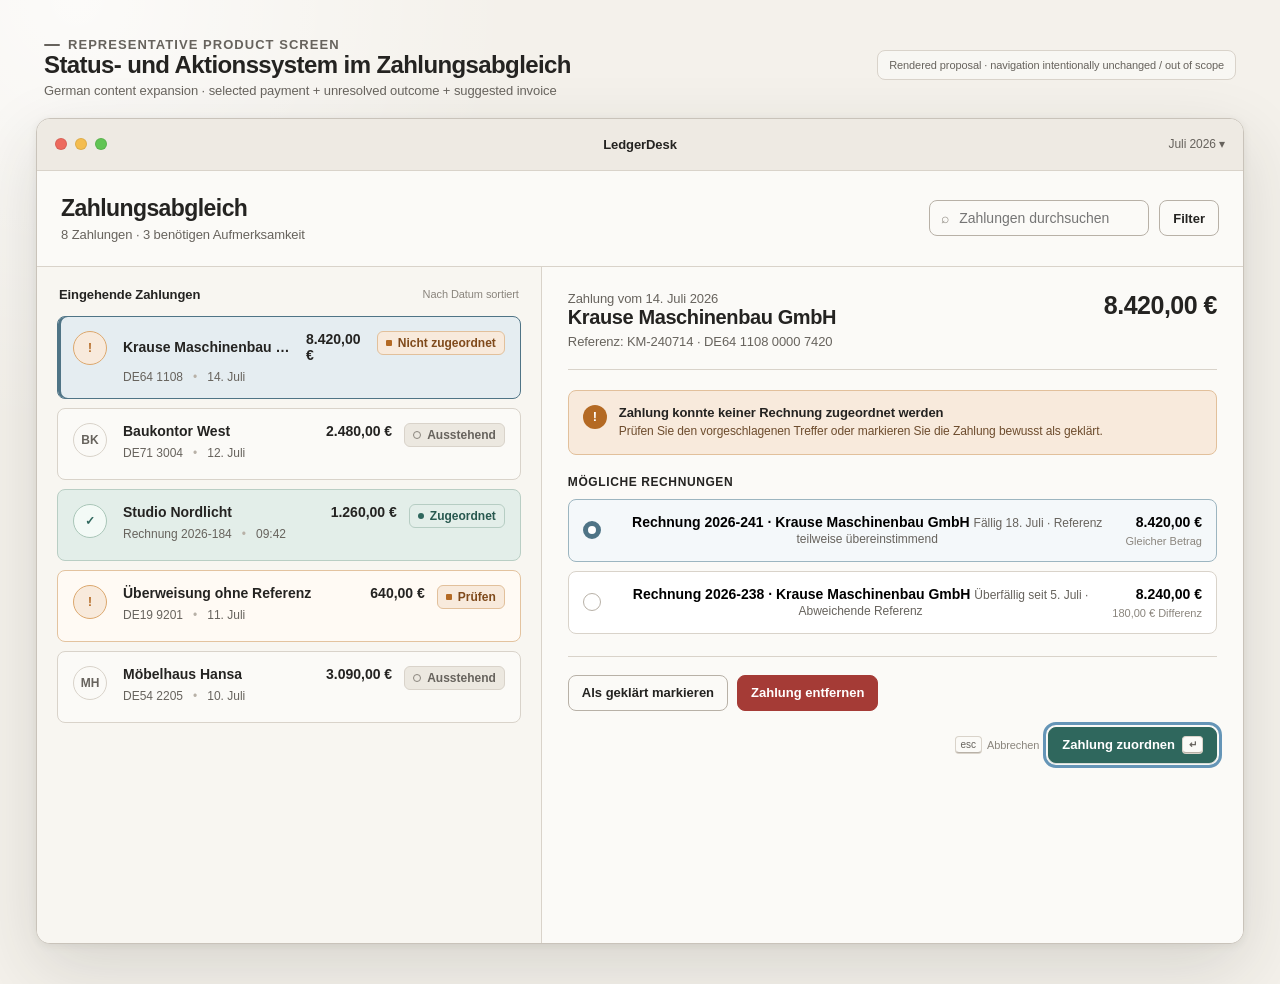
<file: evals/delivery-contracts/runs/2026-07-29/design-system/reconciliation-screen.html>
<!doctype html>
<html lang="de">
  <head>
    <meta charset="utf-8" />
    <meta name="viewport" content="width=device-width, initial-scale=1" />
    <title>LedgerDesk · Zahlungsabgleich</title>
    <link rel="stylesheet" href="./styles.css" />
  </head>
  <body>
    <main class="screen-artifact">
      <header class="screen-caption">
        <div>
          <p class="eyebrow">Representative product screen</p>
          <h1>Status- und Aktionssystem im Zahlungsabgleich</h1>
          <p>German content expansion · selected payment + unresolved outcome + suggested invoice</p>
        </div>
        <div class="screen-note">Rendered proposal · navigation intentionally unchanged / out of scope</div>
      </header>

      <section class="app-window" aria-label="LedgerDesk Zahlungsabgleich">
        <div class="titlebar">
          <div class="traffic-lights" aria-hidden="true"><span></span><span></span><span></span></div>
          <div class="window-title">LedgerDesk</div>
          <div class="period-control">Juli 2026 ▾</div>
        </div>

        <header class="product-toolbar">
          <div>
            <h2>Zahlungsabgleich</h2>
            <p>8 Zahlungen · 3 benötigen Aufmerksamkeit</p>
          </div>
          <div class="toolbar-actions">
            <label class="search-field" aria-label="Zahlungen durchsuchen">
              <span aria-hidden="true">⌕</span>
              <input type="search" placeholder="Zahlungen durchsuchen" />
            </label>
            <button class="action secondary" type="button">Filter</button>
          </div>
        </header>

        <div class="screen-grid">
          <aside class="payment-pane" aria-labelledby="payment-list-title">
            <div class="pane-header">
              <h3 id="payment-list-title">Eingehende Zahlungen</h3>
              <span>Nach Datum sortiert</span>
            </div>
            <div class="product-row-stack">
              <button class="reconciliation-row is-selected" type="button" aria-current="true">
                <span class="row-icon warning" aria-hidden="true">!</span>
                <span class="row-content">
                  <span class="row-titleline"><span class="row-title">Krause Maschinenbau GmbH</span><span class="row-amount">8.420,00 €</span></span>
                  <span class="row-meta"><span>DE64 1108</span><span>14. Juli</span></span>
                </span>
                <span class="badge warning">Nicht zugeordnet</span>
              </button>

              <button class="reconciliation-row" type="button">
                <span class="row-icon" aria-hidden="true">BK</span>
                <span class="row-content">
                  <span class="row-titleline"><span class="row-title">Baukontor West</span><span class="row-amount">2.480,00 €</span></span>
                  <span class="row-meta"><span>DE71 3004</span><span>12. Juli</span></span>
                </span>
                <span class="badge neutral">Ausstehend</span>
              </button>

              <button class="reconciliation-row is-resolved" type="button">
                <span class="row-icon resolved" aria-hidden="true">✓</span>
                <span class="row-content">
                  <span class="row-titleline"><span class="row-title">Studio Nordlicht</span><span class="row-amount">1.260,00 €</span></span>
                  <span class="row-meta"><span>Rechnung 2026-184</span><span>09:42</span></span>
                </span>
                <span class="badge matched">Zugeordnet</span>
              </button>

              <button class="reconciliation-row is-warning" type="button">
                <span class="row-icon warning" aria-hidden="true">!</span>
                <span class="row-content">
                  <span class="row-titleline"><span class="row-title">Überweisung ohne Referenz</span><span class="row-amount">640,00 €</span></span>
                  <span class="row-meta"><span>DE19 9201</span><span>11. Juli</span></span>
                </span>
                <span class="badge warning">Prüfen</span>
              </button>

              <button class="reconciliation-row" type="button">
                <span class="row-icon" aria-hidden="true">MH</span>
                <span class="row-content">
                  <span class="row-titleline"><span class="row-title">Möbelhaus Hansa</span><span class="row-amount">3.090,00 €</span></span>
                  <span class="row-meta"><span>DE54 2205</span><span>10. Juli</span></span>
                </span>
                <span class="badge neutral">Ausstehend</span>
              </button>
            </div>
          </aside>

          <section class="detail-pane" aria-labelledby="detail-title">
            <header class="detail-header">
              <div>
                <p class="detail-kicker">Zahlung vom 14. Juli 2026</p>
                <h3 id="detail-title">Krause Maschinenbau GmbH</h3>
                <p>Referenz: KM-240714 · DE64 1108 0000 7420</p>
              </div>
              <div class="detail-amount">8.420,00 €</div>
            </header>

            <div class="message-banner" role="status">
              <span class="banner-icon" aria-hidden="true">!</span>
              <div>
                <strong>Zahlung konnte keiner Rechnung zugeordnet werden</strong>
                <p>Prüfen Sie den vorgeschlagenen Treffer oder markieren Sie die Zahlung bewusst als geklärt.</p>
              </div>
            </div>

            <section class="candidate-section" aria-labelledby="candidate-title">
              <h4 id="candidate-title">Mögliche Rechnungen</h4>
              <button class="invoice-card is-suggested" type="button" aria-pressed="true">
                <span class="radio" aria-hidden="true"></span>
                <span>
                  <span class="invoice-title">Rechnung 2026-241 · Krause Maschinenbau GmbH</span>
                  <span class="invoice-meta">Fällig 18. Juli · Referenz teilweise übereinstimmend</span>
                </span>
                <span class="invoice-amount"><strong>8.420,00 €</strong><span>Gleicher Betrag</span></span>
              </button>
              <button class="invoice-card" type="button" aria-pressed="false">
                <span class="radio" aria-hidden="true"></span>
                <span>
                  <span class="invoice-title">Rechnung 2026-238 · Krause Maschinenbau GmbH</span>
                  <span class="invoice-meta">Überfällig seit 5. Juli · Abweichende Referenz</span>
                </span>
                <span class="invoice-amount"><strong>8.240,00 €</strong><span>180,00 € Differenz</span></span>
              </button>
            </section>

            <footer class="detail-footer">
              <div class="left-actions">
                <button class="action secondary" type="button">Als geklärt markieren</button>
                <button class="action destructive" type="button">Zahlung entfernen</button>
              </div>
              <div class="right-actions">
                <span class="key-hint"><kbd>esc</kbd> Abbrechen</span>
                <button class="action primary is-focused" type="button">Zahlung zuordnen <kbd>↵</kbd></button>
              </div>
            </footer>
          </section>
        </div>
      </section>
    </main>
  </body>
</html>
</file>
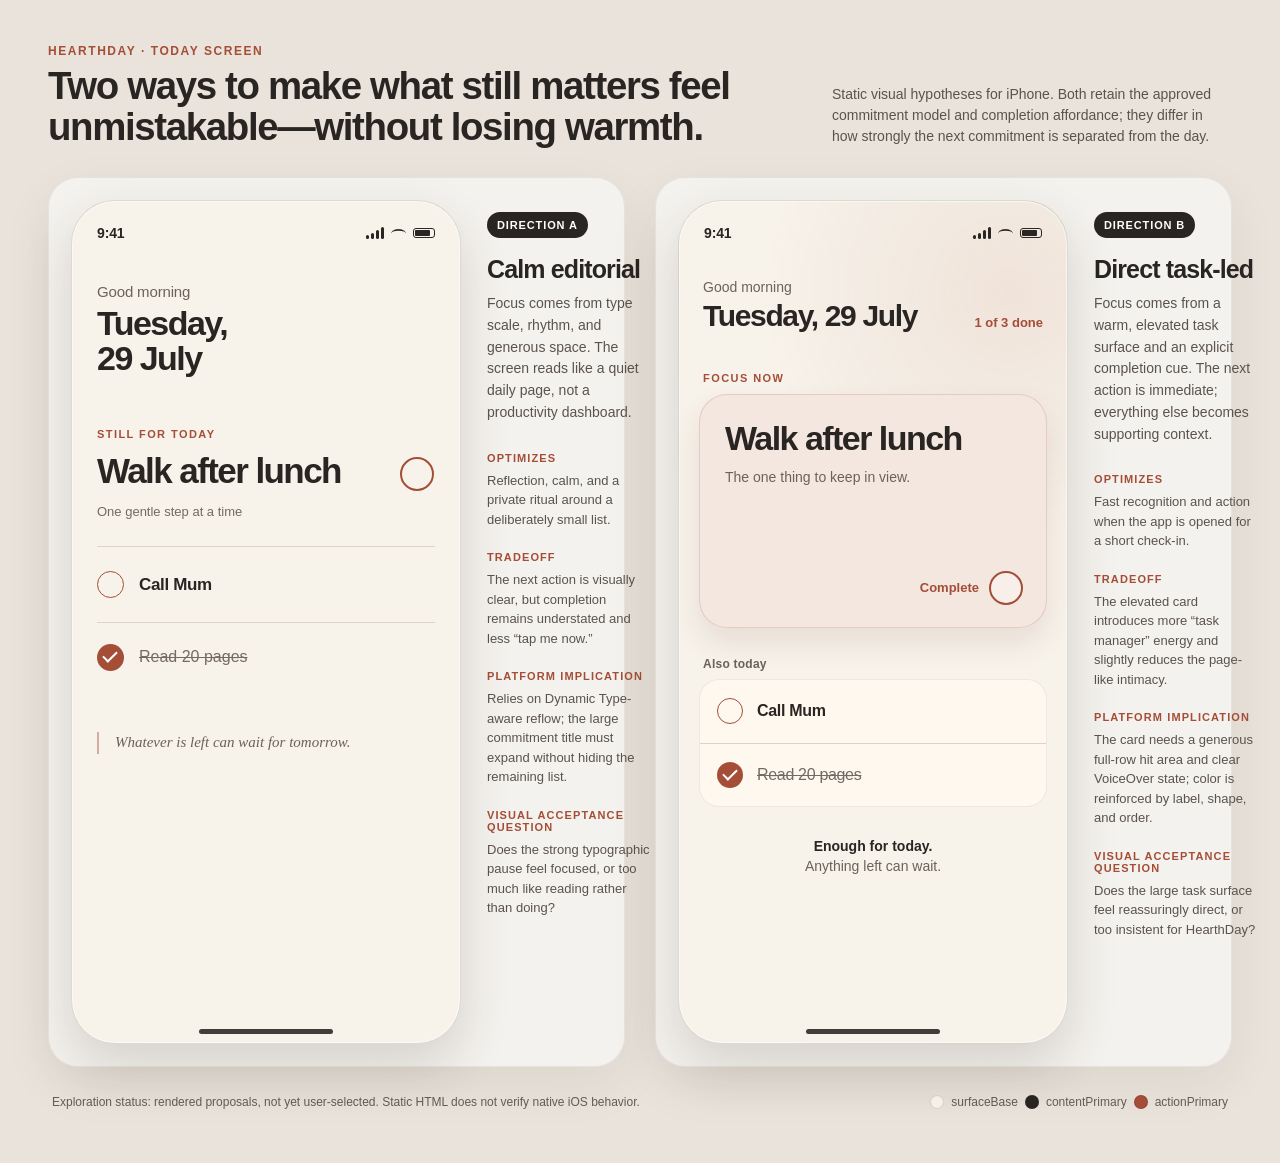
<file: evals/delivery-contracts/runs/2026-07-29/visual-direction/today-visual-directions.html>
<!doctype html>
<html lang="en">
<head>
  <meta charset="utf-8">
  <meta name="viewport" content="width=device-width, initial-scale=1">
  <title>HearthDay — Today visual direction comparison</title>
  <style>
    :root {
      /* Project values */
      --surface-base: #F7F2EA;
      --content-primary: #292522;
      --action-primary: #A44E37;

      /* Rendered proposals — open to visual acceptance */
      --surface-raised: #FFF9F1;
      --surface-warm: #EFE4D8;
      --surface-task: #F4E7DF;
      --content-secondary: #6A625C;
      --content-muted: #746A64;
      --line-soft: #DED3C8;
      --shadow-warm: rgba(78, 54, 42, 0.12);
      --white: #FFFFFF;
    }

    * {
      box-sizing: border-box;
    }

    html,
    body {
      min-height: 100%;
      margin: 0;
      background: #E9E3DB;
      color: var(--content-primary);
      font-family: -apple-system, BlinkMacSystemFont, "SF Pro Display", "SF Pro Text", sans-serif;
      text-rendering: optimizeLegibility;
    }

    body {
      padding: 44px 48px 52px;
    }

    .comparison-board {
      width: min(1440px, 100%);
      margin: 0 auto;
    }

    .board-header {
      display: flex;
      align-items: end;
      justify-content: space-between;
      gap: 40px;
      margin-bottom: 30px;
    }

    .board-kicker {
      margin: 0 0 8px;
      color: var(--action-primary);
      font-size: 12px;
      font-weight: 760;
      letter-spacing: 0.13em;
      text-transform: uppercase;
    }

    .board-title {
      margin: 0;
      max-width: 740px;
      font-size: clamp(28px, 3vw, 40px);
      font-weight: 690;
      letter-spacing: -0.035em;
      line-height: 1.06;
    }

    .board-summary {
      max-width: 400px;
      margin: 0;
      color: #5B534D;
      font-size: 14px;
      line-height: 1.5;
    }

    .directions {
      display: grid;
      grid-template-columns: repeat(2, minmax(0, 1fr));
      gap: 30px;
    }

    .direction {
      display: grid;
      grid-template-columns: 390px minmax(170px, 1fr);
      align-items: start;
      gap: 24px;
      padding: 22px;
      border: 1px solid rgba(72, 56, 46, 0.08);
      border-radius: 30px;
      background: rgba(255, 255, 255, 0.52);
      box-shadow: 0 18px 50px rgba(58, 44, 35, 0.07);
    }

    .phone {
      position: relative;
      width: 390px;
      height: 844px;
      overflow: hidden;
      border: 1px solid rgba(41, 37, 34, 0.12);
      border-radius: 44px;
      background: var(--surface-base);
      box-shadow:
        0 22px 50px rgba(57, 42, 34, 0.16),
        inset 0 0 0 1px rgba(255, 255, 255, 0.55);
    }

    .status-bar {
      position: relative;
      z-index: 3;
      display: flex;
      align-items: center;
      justify-content: space-between;
      height: 54px;
      padding: 10px 25px 0;
      font-size: 14px;
      font-weight: 650;
      letter-spacing: -0.01em;
    }

    .status-icons {
      display: flex;
      align-items: center;
      gap: 7px;
    }

    .cellular {
      display: flex;
      align-items: end;
      gap: 2px;
      height: 12px;
    }

    .cellular i {
      width: 3px;
      border-radius: 2px;
      background: currentColor;
    }

    .cellular i:nth-child(1) { height: 4px; }
    .cellular i:nth-child(2) { height: 6px; }
    .cellular i:nth-child(3) { height: 9px; }
    .cellular i:nth-child(4) { height: 12px; }

    .wifi {
      width: 15px;
      height: 11px;
      border-top: 2px solid currentColor;
      border-radius: 50%;
      transform: scaleY(0.8);
    }

    .battery {
      width: 22px;
      height: 10px;
      padding: 1px;
      border: 1.4px solid currentColor;
      border-radius: 3px;
    }

    .battery::after {
      content: "";
      display: block;
      width: 15px;
      height: 100%;
      border-radius: 1px;
      background: currentColor;
    }

    .home-indicator {
      position: absolute;
      z-index: 5;
      bottom: 9px;
      left: 50%;
      width: 134px;
      height: 5px;
      border-radius: 4px;
      background: var(--content-primary);
      transform: translateX(-50%);
      opacity: 0.88;
    }

    .direction-notes {
      min-width: 0;
      padding: 12px 2px 0;
    }

    .direction-label {
      display: inline-flex;
      align-items: center;
      min-height: 26px;
      margin-bottom: 18px;
      padding: 5px 10px;
      border-radius: 999px;
      background: var(--content-primary);
      color: var(--white);
      font-size: 11px;
      font-weight: 720;
      letter-spacing: 0.08em;
      text-transform: uppercase;
    }

    .direction-name {
      margin: 0 0 10px;
      font-size: 25px;
      font-weight: 700;
      letter-spacing: -0.035em;
      line-height: 1.08;
    }

    .direction-idea {
      margin: 0 0 28px;
      color: #5B534D;
      font-size: 14px;
      line-height: 1.55;
    }

    .note-group {
      margin: 0 0 22px;
    }

    .note-group h3 {
      margin: 0 0 7px;
      color: var(--action-primary);
      font-size: 11px;
      font-weight: 760;
      letter-spacing: 0.1em;
      text-transform: uppercase;
    }

    .note-group p {
      margin: 0;
      color: #5B534D;
      font-size: 13px;
      line-height: 1.5;
    }

    /* Direction A — Calm editorial */
    .editorial {
      padding: 0 25px 36px;
    }

    .editorial .greeting {
      margin-top: 28px;
      color: var(--content-secondary);
      font-size: 15px;
      font-weight: 520;
      letter-spacing: -0.01em;
    }

    .editorial .date {
      margin-top: 6px;
      font-size: 34px;
      font-weight: 680;
      letter-spacing: -0.045em;
      line-height: 1.02;
    }

    .editorial .date span {
      display: block;
    }

    .editorial .section-eyebrow {
      margin-top: 52px;
      color: var(--action-primary);
      font-size: 11px;
      font-weight: 760;
      letter-spacing: 0.13em;
      text-transform: uppercase;
    }

    .editorial .primary-commitment {
      position: relative;
      margin-top: 13px;
      padding: 0 44px 27px 0;
      border-bottom: 1px solid var(--line-soft);
    }

    .editorial .primary-title {
      max-width: 260px;
      margin: 0;
      font-size: 35px;
      font-weight: 640;
      letter-spacing: -0.045em;
      line-height: 1.02;
    }

    .editorial .primary-circle {
      position: absolute;
      top: 4px;
      right: 1px;
      width: 34px;
      height: 34px;
      border: 2px solid var(--action-primary);
      border-radius: 50%;
      background: transparent;
    }

    .editorial .primary-meta {
      margin-top: 16px;
      color: var(--content-muted);
      font-size: 13px;
    }

    .editorial .secondary-row {
      display: flex;
      align-items: center;
      gap: 15px;
      min-height: 76px;
      border-bottom: 1px solid var(--line-soft);
    }

    .editorial .secondary-circle {
      flex: 0 0 auto;
      width: 27px;
      height: 27px;
      border: 1.7px solid var(--action-primary);
      border-radius: 50%;
    }

    .editorial .secondary-row strong {
      font-size: 17px;
      font-weight: 590;
      letter-spacing: -0.02em;
    }

    .editorial .complete-row {
      display: flex;
      align-items: center;
      gap: 15px;
      min-height: 68px;
      color: var(--content-muted);
    }

    .editorial .complete-circle {
      position: relative;
      flex: 0 0 auto;
      width: 27px;
      height: 27px;
      border-radius: 50%;
      background: var(--action-primary);
    }

    .editorial .complete-circle::after {
      content: "";
      position: absolute;
      top: 7px;
      left: 6px;
      width: 12px;
      height: 6px;
      border-bottom: 2px solid var(--white);
      border-left: 2px solid var(--white);
      transform: rotate(-45deg);
    }

    .editorial .complete-row span:last-child {
      font-size: 16px;
      text-decoration: line-through;
      text-decoration-thickness: 1px;
    }

    .editorial .end-note {
      margin-top: 41px;
      padding-left: 16px;
      border-left: 2px solid rgba(164, 78, 55, 0.42);
      color: var(--content-secondary);
      font-family: "New York", ui-serif, Georgia, serif;
      font-size: 15px;
      font-style: italic;
      line-height: 1.45;
    }

    /* Direction B — Direct task-led */
    .task-led-phone {
      background:
        radial-gradient(circle at 85% 11%, rgba(164, 78, 55, 0.09), transparent 30%),
        var(--surface-base);
    }

    .task-led {
      padding: 0 20px 34px;
    }

    .task-led .header-row {
      display: flex;
      align-items: end;
      justify-content: space-between;
      gap: 16px;
      margin-top: 24px;
      padding: 0 4px;
    }

    .task-led .greeting {
      margin: 0 0 5px;
      color: var(--content-secondary);
      font-size: 14px;
      font-weight: 520;
    }

    .task-led .date {
      margin: 0;
      font-size: 30px;
      font-weight: 690;
      letter-spacing: -0.045em;
      line-height: 1.05;
    }

    .task-led .progress-copy {
      padding-bottom: 2px;
      color: var(--action-primary);
      font-size: 13px;
      font-weight: 680;
    }

    .task-led .focus-label {
      margin: 40px 4px 10px;
      color: var(--action-primary);
      font-size: 11px;
      font-weight: 760;
      letter-spacing: 0.13em;
      text-transform: uppercase;
    }

    .task-led .focus-card {
      position: relative;
      min-height: 234px;
      padding: 26px 25px 24px;
      border: 1px solid rgba(164, 78, 55, 0.18);
      border-radius: 28px;
      background: var(--surface-task);
      box-shadow: 0 15px 30px rgba(109, 67, 48, 0.11);
    }

    .task-led .focus-card h2 {
      max-width: 260px;
      margin: 0;
      font-size: 34px;
      font-weight: 680;
      letter-spacing: -0.045em;
      line-height: 1.03;
    }

    .task-led .focus-card p {
      margin: 12px 0 0;
      color: var(--content-secondary);
      font-size: 14px;
      line-height: 1.4;
    }

    .task-led .complete-control {
      position: absolute;
      right: 23px;
      bottom: 22px;
      display: flex;
      align-items: center;
      gap: 10px;
      color: var(--action-primary);
      font-size: 13px;
      font-weight: 680;
    }

    .task-led .complete-control .circle {
      width: 34px;
      height: 34px;
      border: 2px solid var(--action-primary);
      border-radius: 50%;
      background: rgba(255, 255, 255, 0.34);
    }

    .task-led .other-label {
      margin: 29px 4px 8px;
      color: var(--content-secondary);
      font-size: 12px;
      font-weight: 680;
      letter-spacing: 0.02em;
    }

    .task-led .compact-list {
      overflow: hidden;
      border: 1px solid rgba(77, 60, 51, 0.08);
      border-radius: 20px;
      background: rgba(255, 249, 241, 0.8);
    }

    .task-led .compact-row {
      display: flex;
      align-items: center;
      gap: 14px;
      min-height: 63px;
      padding: 0 17px;
    }

    .task-led .compact-row + .compact-row {
      border-top: 1px solid var(--line-soft);
    }

    .task-led .compact-circle {
      position: relative;
      flex: 0 0 auto;
      width: 26px;
      height: 26px;
      border: 1.7px solid var(--action-primary);
      border-radius: 50%;
    }

    .task-led .compact-row strong {
      font-size: 16px;
      font-weight: 590;
      letter-spacing: -0.02em;
    }

    .task-led .compact-row.completed {
      color: var(--content-muted);
    }

    .task-led .compact-row.completed .compact-circle {
      border: 0;
      background: var(--action-primary);
    }

    .task-led .compact-row.completed .compact-circle::after {
      content: "";
      position: absolute;
      top: 7px;
      left: 6px;
      width: 12px;
      height: 6px;
      border-bottom: 2px solid var(--white);
      border-left: 2px solid var(--white);
      transform: rotate(-45deg);
    }

    .task-led .compact-row.completed strong {
      font-weight: 500;
      text-decoration: line-through;
      text-decoration-thickness: 1px;
    }

    .task-led .end-note {
      margin: 29px 10px 0;
      color: var(--content-secondary);
      font-size: 14px;
      line-height: 1.45;
      text-align: center;
    }

    .task-led .end-note strong {
      color: var(--content-primary);
      font-weight: 650;
    }

    .board-footer {
      display: flex;
      align-items: center;
      justify-content: space-between;
      gap: 28px;
      margin-top: 26px;
      padding: 0 4px;
      color: #645B55;
      font-size: 12px;
      line-height: 1.5;
    }

    .board-footer p {
      margin: 0;
    }

    .project-token {
      display: inline-flex;
      align-items: center;
      gap: 7px;
      white-space: nowrap;
    }

    .swatch {
      width: 14px;
      height: 14px;
      border: 1px solid rgba(41, 37, 34, 0.15);
      border-radius: 50%;
    }

    @media (max-width: 1250px) {
      .directions {
        grid-template-columns: 1fr;
      }

      .direction {
        grid-template-columns: 390px 1fr;
      }
    }

    @media (max-width: 760px) {
      body {
        padding: 24px 16px;
      }

      .board-header,
      .board-footer {
        align-items: start;
        flex-direction: column;
      }

      .direction {
        grid-template-columns: 1fr;
      }

      .phone {
        width: min(390px, 100%);
        justify-self: center;
      }
    }
  </style>
</head>
<body>
  <main class="comparison-board">
    <header class="board-header">
      <div>
        <p class="board-kicker">HearthDay · Today screen</p>
        <h1 class="board-title">Two ways to make what still matters feel unmistakable—without losing warmth.</h1>
      </div>
      <p class="board-summary">
        Static visual hypotheses for iPhone. Both retain the approved commitment model and completion affordance; they differ in how strongly the next commitment is separated from the day.
      </p>
    </header>

    <section class="directions" aria-label="Visual direction comparison">
      <article class="direction" id="direction-a">
        <div class="phone" aria-label="Direction A, calm editorial Today screen">
          <div class="status-bar" aria-hidden="true">
            <span>9:41</span>
            <span class="status-icons">
              <span class="cellular"><i></i><i></i><i></i><i></i></span>
              <span class="wifi"></span>
              <span class="battery"></span>
            </span>
          </div>
          <div class="editorial">
            <div class="greeting">Good morning</div>
            <div class="date"><span>Tuesday,</span> 29 July</div>

            <div class="section-eyebrow">Still for today</div>
            <section class="primary-commitment" aria-label="Walk after lunch, incomplete">
              <h2 class="primary-title">Walk after lunch</h2>
              <span class="primary-circle" aria-hidden="true"></span>
              <div class="primary-meta">One gentle step at a time</div>
            </section>

            <div class="secondary-row" aria-label="Call Mum, incomplete">
              <span class="secondary-circle" aria-hidden="true"></span>
              <strong>Call Mum</strong>
            </div>

            <div class="complete-row" aria-label="Read 20 pages, completed">
              <span class="complete-circle" aria-hidden="true"></span>
              <span>Read 20 pages</span>
            </div>

            <p class="end-note">Whatever is left can wait for tomorrow.</p>
          </div>
          <div class="home-indicator" aria-hidden="true"></div>
        </div>

        <aside class="direction-notes">
          <span class="direction-label">Direction A</span>
          <h2 class="direction-name">Calm editorial</h2>
          <p class="direction-idea">Focus comes from type scale, rhythm, and generous space. The screen reads like a quiet daily page, not a productivity dashboard.</p>

          <div class="note-group">
            <h3>Optimizes</h3>
            <p>Reflection, calm, and a private ritual around a deliberately small list.</p>
          </div>
          <div class="note-group">
            <h3>Tradeoff</h3>
            <p>The next action is visually clear, but completion remains understated and less “tap me now.”</p>
          </div>
          <div class="note-group">
            <h3>Platform implication</h3>
            <p>Relies on Dynamic Type-aware reflow; the large commitment title must expand without hiding the remaining list.</p>
          </div>
          <div class="note-group">
            <h3>Visual acceptance question</h3>
            <p>Does the strong typographic pause feel focused, or too much like reading rather than doing?</p>
          </div>
        </aside>
      </article>

      <article class="direction" id="direction-b">
        <div class="phone task-led-phone" aria-label="Direction B, direct task-led Today screen">
          <div class="status-bar" aria-hidden="true">
            <span>9:41</span>
            <span class="status-icons">
              <span class="cellular"><i></i><i></i><i></i><i></i></span>
              <span class="wifi"></span>
              <span class="battery"></span>
            </span>
          </div>
          <div class="task-led">
            <div class="header-row">
              <div>
                <p class="greeting">Good morning</p>
                <h2 class="date">Tuesday, 29 July</h2>
              </div>
              <div class="progress-copy">1 of 3 done</div>
            </div>

            <div class="focus-label">Focus now</div>
            <section class="focus-card" aria-label="Walk after lunch, incomplete">
              <h2>Walk after lunch</h2>
              <p>The one thing to keep in view.</p>
              <div class="complete-control">
                <span>Complete</span>
                <span class="circle" aria-hidden="true"></span>
              </div>
            </section>

            <div class="other-label">Also today</div>
            <div class="compact-list">
              <div class="compact-row" aria-label="Call Mum, incomplete">
                <span class="compact-circle" aria-hidden="true"></span>
                <strong>Call Mum</strong>
              </div>
              <div class="compact-row completed" aria-label="Read 20 pages, completed">
                <span class="compact-circle" aria-hidden="true"></span>
                <strong>Read 20 pages</strong>
              </div>
            </div>

            <p class="end-note"><strong>Enough for today.</strong><br>Anything left can wait.</p>
          </div>
          <div class="home-indicator" aria-hidden="true"></div>
        </div>

        <aside class="direction-notes">
          <span class="direction-label">Direction B</span>
          <h2 class="direction-name">Direct task-led</h2>
          <p class="direction-idea">Focus comes from a warm, elevated task surface and an explicit completion cue. The next action is immediate; everything else becomes supporting context.</p>

          <div class="note-group">
            <h3>Optimizes</h3>
            <p>Fast recognition and action when the app is opened for a short check-in.</p>
          </div>
          <div class="note-group">
            <h3>Tradeoff</h3>
            <p>The elevated card introduces more “task manager” energy and slightly reduces the page-like intimacy.</p>
          </div>
          <div class="note-group">
            <h3>Platform implication</h3>
            <p>The card needs a generous full-row hit area and clear VoiceOver state; color is reinforced by label, shape, and order.</p>
          </div>
          <div class="note-group">
            <h3>Visual acceptance question</h3>
            <p>Does the large task surface feel reassuringly direct, or too insistent for HearthDay?</p>
          </div>
        </aside>
      </article>
    </section>

    <footer class="board-footer">
      <p>Exploration status: rendered proposals, not yet user-selected. Static HTML does not verify native iOS behavior.</p>
      <p class="project-token">
        <span class="swatch" style="background:#F7F2EA"></span> surfaceBase
        <span class="swatch" style="background:#292522"></span> contentPrimary
        <span class="swatch" style="background:#A44E37"></span> actionPrimary
      </p>
    </footer>
  </main>
</body>
</html>
</file>
<file: evals/design-quality/runs/2026-10-02/adaptation/styles.css>
:root {
  --ink:#f5f1eb; --ink-soft:#aaa6b5; --ink-faint:#8b8796;
  --base:#131219; --surface:#1a1921; --surface-raised:#23212b;
  --line:rgba(255,255,255,.095); --line-strong:rgba(255,255,255,.18);
  --accent:#ff6a4a; --focus:#8dcfff;
  color-scheme:dark; font-family:-apple-system,BlinkMacSystemFont,"SF Pro Text","Segoe UI",sans-serif;
}
* { box-sizing:border-box; }
body { margin:0; background:#0e0d12; color:var(--ink); }
button,input { font:inherit; }
button { color:inherit; cursor:pointer; }
button:disabled { opacity:.32; cursor:default; }
button:focus-visible,input:focus-visible,a:focus-visible { outline:2px solid var(--focus); outline-offset:3px; }
h1,h2,h3,p { margin:0; }
.review-bar { min-height:60px; display:flex; align-items:center; justify-content:space-between; gap:16px; padding:10px 20px; border-bottom:1px solid #28262f; color:#aaa6b5; font-size:12px; }
.review-bar strong { color:var(--ink); font-weight:600; }
.review-actions { display:flex; align-items:center; gap:16px; }
.review-actions a { color:#c6c2cf; text-decoration:none; }
.mode-switch { display:flex; gap:3px; padding:3px; background:#1a1921; border:1px solid var(--line-strong); border-radius:8px; }
.mode-switch button { min-height:29px; padding:0 12px; border:0; background:transparent; border-radius:5px; color:#aaa6b5; font-size:12px; }
.mode-switch button[aria-pressed=true] { color:var(--ink); background:#36323f; }
.motion-choice { display:flex; align-items:center; gap:5px; }
.motion-choice input { accent-color:var(--accent); }
.workspace-wrap { padding:16px; display:flex; justify-content:center; }
.app-shell { width:min(1440px,100%); height:min(900px,calc(100dvh - 128px)); min-height:560px; display:grid; position:relative; grid-template-columns:220px minmax(360px,1fr) 276px; grid-template-rows:54px minmax(0,1fr) 26px; grid-template-areas:"top top top" "library canvas inspector" "status status status"; overflow:hidden; background:var(--base); border:1px solid var(--line-strong); border-radius:10px; box-shadow:0 16px 64px #0004; }
.topbar { grid-area:top; display:grid; grid-template-columns:1fr auto 1fr; align-items:center; gap:12px; padding:8px 14px; border-bottom:1px solid var(--line); background:var(--surface); z-index:3; }
.brand-group,.history-controls,.top-actions { display:flex; align-items:center; gap:7px; }
.top-actions { justify-content:flex-end; white-space:nowrap; }
.brand-group { gap:10px; }
.brand-mark { width:30px; height:30px; display:grid; place-items:center; position:relative; }
.brand-mark span { position:absolute; width:25px; height:8px; border:2px solid var(--accent); border-radius:50%; }
.brand-mark span:nth-child(2) { transform:rotate(60deg); }
.brand-mark span:nth-child(3) { transform:rotate(120deg); }
.brand-copy { display:flex; flex-direction:column; gap:3px; }
.brand-copy strong { font-size:13px; }
.brand-copy span { font-size:11px; color:var(--ink-soft); }
.icon-button,.quiet-button,.primary-button,.close-inspector { min-height:32px; border:1px solid var(--line-strong); border-radius:7px; background:#ffffff05; font-size:12px; }
.icon-button { width:32px; font-size:18px; }
.quiet-button { padding:0 10px; }
.primary-button { padding:0 14px; font-weight:700; color:#211112; background:var(--accent); border-color:transparent; }
.primary-button:hover { background:#ff825c; }
.inspect-button,.close-inspector { display:none; }
.library-panel { grid-area:library; padding:20px 12px; background:var(--surface); border-right:1px solid var(--line); overflow:auto; }
.panel-heading { display:flex; align-items:center; justify-content:space-between; gap:10px; }
.eyebrow { display:block; font-size:10px; font-weight:600; letter-spacing:.12em; text-transform:uppercase; color:var(--ink-faint); margin-bottom:4px; }
h1 { font-size:18px; letter-spacing:-.02em; }
h2 { font-size:16px; letter-spacing:-.01em; }
.clip-count { color:var(--ink-soft); background:#ffffff06; border:1px solid var(--line); padding:4px 7px; border-radius:6px; font-size:12px; }
.library-summary { margin:18px 0 10px; display:flex; justify-content:space-between; font-size:11px; color:var(--ink-soft); border-bottom:1px solid var(--line); padding-bottom:12px; }
.library-summary strong { font-weight:500; }
.clip-list { display:flex; flex-direction:column; gap:6px; }
.clip-row { width:100%; display:grid; grid-template-columns:34px minmax(0,1fr); text-align:left; align-items:center; gap:8px; padding:8px 7px; border:1px solid transparent; background:transparent; border-radius:8px; }
.clip-row:hover { background:#ffffff05; }
.clip-row[aria-pressed=true] { background:#ff6a4a12; border-color:#ff6a4a66; }
.clip-thumb { width:34px; height:34px; background:linear-gradient(145deg,#ffffff33,transparent 70%),var(--clip); border-radius:6px; }
.clip-copy { display:flex; min-width:0; flex-direction:column; gap:4px; }
.clip-copy strong { white-space:nowrap; overflow:hidden; text-overflow:ellipsis; font-size:12px; font-weight:600; }
.clip-copy small { color:var(--ink-faint); font-size:10px; }
.drop-note { margin-top:20px; padding:14px 8px; display:flex; flex-direction:column; gap:7px; text-align:center; color:var(--ink-soft); border:1px dashed var(--line-strong); border-radius:9px; }
.drop-note > span { color:var(--accent); font-size:20px; }
.drop-note strong { font-size:11px; font-weight:500; }
.drop-note small { font-size:10px; color:var(--ink-faint); }
.canvas-panel { grid-area:canvas; display:grid; min-width:0; min-height:0; grid-template-rows:58px minmax(0,1fr) 52px 58px; background:linear-gradient(#ffffff02 1px,transparent 1px),linear-gradient(90deg,#ffffff02 1px,transparent 1px); background-size:32px 32px; }
.canvas-heading { display:flex; align-items:center; justify-content:space-between; padding:12px 20px; }
.mode-tag { border:1px solid #ff6a4a55; color:#f8c7b8; background:#ff6a4a0b; border-radius:7px; padding:7px 12px; font-size:11px; }
.radial-stage { min-height:0; min-width:0; display:flex; align-items:center; justify-content:center; padding:0 16px; }
.radial-timeline { width:min(100%,610px); height:100%; max-height:610px; overflow:visible; touch-action:none; }
.orbit-halo { fill:none; stroke:#ff6a4a12; stroke-width:66; filter:url(#softGlow); }
.orbit-base { fill:none; stroke:#2a2832; stroke-width:30; }
.orbit-inner { fill:#16151c; stroke:#ffffff10; }
.segment { fill:none; stroke-width:30; opacity:.58; cursor:pointer; }
.segment.is-selected { stroke-width:36; opacity:1; }
.range-outline { fill:none; stroke:#fff8ed; stroke-width:2; opacity:.9; }
.tick { stroke:#ffffff35; stroke-width:1; }
.tick.major { stroke:#ffffff80; stroke-width:2; }
.range-handle { cursor:grab; outline:none; }
.handle-target { fill:transparent; }
.handle-surface { fill:var(--accent); stroke:#fff8ed; stroke-width:2; transition:r 180ms ease,stroke-width 180ms ease; }
.range-handle text { font-size:10px; font-weight:800; fill:#211112; pointer-events:none; }
.range-handle.is-dragging { cursor:grabbing; }
.range-handle.is-dragging .handle-surface { r:13px; stroke-width:3; transition:none; }
.range-handle:focus-visible .handle-target { stroke:var(--focus); stroke-width:2; }
#playhead line { stroke:#fff8ed; stroke-width:2; }
#playhead circle { fill:#fff8ed; stroke:var(--accent); stroke-width:2; }
.time-main { fill:var(--ink); font-size:32px; font-weight:650; font-variant-numeric:tabular-nums; letter-spacing:-.04em; }
.time-label { fill:var(--ink-faint); font-size:9px; letter-spacing:.13em; }
.range-caption { fill:var(--ink-soft); font-size:13px; font-variant-numeric:tabular-nums; }
.selection-readout { justify-self:center; align-self:center; display:flex; align-items:center; gap:10px; min-width:290px; max-width:calc(100% - 28px); padding:9px 12px; border:1px solid #ff6a4a3d; background:#1c1a22; border-radius:9px; }
.selection-dot { width:8px; height:8px; border-radius:50%; background:var(--accent); box-shadow:0 0 0 3px #ff6a4a1a; }
.selection-readout div { display:flex; flex-direction:column; gap:3px; min-width:0; }
.selection-readout strong { font-size:12px; }
.selection-readout div span { font-size:10px; color:var(--ink-soft); }
.selection-mark { font-size:10px; color:#e1b8a9; margin-left:auto; }
.transport { display:grid; grid-template-columns:1fr auto 1fr; gap:14px; align-items:center; padding:9px 16px; border-top:1px solid var(--line); background:#141319; }
.transport-time { display:flex; align-items:baseline; gap:5px; font-variant-numeric:tabular-nums; }
.transport-time strong { font-size:12px; }
.transport-time span { font-size:10px; color:var(--ink-faint); }
.play-button { height:36px; width:38px; border:0; background:var(--accent); color:#211112; border-radius:7px; font-size:16px; }
.transport-hint { justify-self:end; font-size:11px; color:var(--ink-soft); }
kbd { margin-left:5px; font-family:inherit; font-size:10px; padding:3px 5px; border:1px solid var(--line-strong); border-radius:4px; }
.inspector-panel { grid-area:inspector; padding:20px 16px; background:var(--surface); border-left:1px solid var(--line); min-width:0; overflow:auto; }
.preview-tile { margin-top:18px; height:110px; display:flex; flex-direction:column; justify-content:flex-end; gap:4px; padding:14px; border-radius:10px; background:linear-gradient(0deg,#08101ccb,transparent),radial-gradient(circle at 22% 20%,#d8f7ed,transparent 26%),linear-gradient(145deg,#0f7494,#47cfbb 54%,#123c6a); }
.preview-tile > span { font-size:9px; letter-spacing:.1em; }
.preview-tile strong { font-size:13px; }
.preview-note { margin-top:7px; color:var(--ink-faint); font-size:10px; line-height:1.4; }
.property-group { margin-top:20px; padding-top:16px; border-top:1px solid var(--line); }
.property-group h3 { color:var(--ink-soft); text-transform:uppercase; font-size:10px; letter-spacing:.08em; margin-bottom:10px; }
.property-group label,.property-row { display:flex; align-items:center; justify-content:space-between; gap:14px; min-height:37px; color:var(--ink-soft); font-size:12px; }
.number-field { display:flex; align-items:center; width:106px; padding:0 8px 0 4px; border:1px solid var(--line-strong); background:#ffffff05; border-radius:6px; }
.number-field input { min-width:0; width:100%; color:var(--ink); border:0; background:transparent; padding:6px; font-size:12px; text-align:right; font-variant-numeric:tabular-nums; }
.number-field > span { color:var(--ink-faint); font-size:10px; }
output { color:var(--ink); font-variant-numeric:tabular-nums; }
.field-error { color:#ffa88f; font-size:11px; line-height:1.45; margin-top:4px; }
.field-error:empty { display:none; }
.shortcut-note,.source-info p { margin-top:10px; color:var(--ink-faint); font-size:11px; line-height:1.65; }
.statusbar { grid-area:status; display:flex; justify-content:space-between; align-items:center; gap:10px; padding:0 13px; border-top:1px solid var(--line); background:#14131a; color:var(--ink-faint); font-size:10px; }
.artifact-note { margin:0 20px 16px; color:#aaa6b5; text-align:center; font-size:11px; line-height:1.5; }
.app-shell[data-layout=compact] { width:min(900px,100%); height:640px; max-height:calc(100dvh - 128px); grid-template-columns:184px minmax(360px,1fr); grid-template-rows:50px minmax(0,1fr) 26px; grid-template-areas:"top top" "library canvas" "status status"; }
.app-shell[data-layout=compact] .inspector-panel { display:none; }
.app-shell[data-layout=compact] .inspect-button { display:block; }
.app-shell[data-layout=compact] .canvas-heading { padding:12px 16px; }
.app-shell[data-layout=compact] .radial-timeline { max-height:430px; width:min(100%,430px); }
.app-shell[data-layout=compact] .brand-copy span { display:none; }
.app-shell[data-layout=compact] .topbar { grid-template-columns:1fr auto auto; gap:9px; padding:7px 11px; }
.app-shell[data-layout=compact] .library-panel { padding:16px 9px; }
.app-shell[data-layout=compact] .clip-row { padding:7px 5px; grid-template-columns:30px minmax(0,1fr); }
.app-shell[data-layout=compact] .clip-thumb { width:30px; height:30px; }
.app-shell[data-layout=compact] .clip-copy strong { font-size:11px; }
.app-shell[data-layout=compact] .transport-hint kbd { display:none; }
.app-shell[data-layout=compact][data-inspector=open] .inspector-panel { display:block; position:absolute; width:276px; top:50px; bottom:26px; right:0; z-index:5; border-left:1px solid var(--line-strong); box-shadow:-18px 0 40px #0008; }
.app-shell[data-layout=compact] .close-inspector { display:block; width:30px; font-size:19px; }
dialog { color:var(--ink); width:min(420px,calc(100vw - 32px)); padding:24px; border:1px solid var(--line-strong); border-radius:14px; background:var(--surface-raised); box-shadow:0 20px 70px #0006; }
dialog::backdrop { background:#09080eba; }
dialog p { margin:15px 0 22px; font-size:13px; color:var(--ink-soft); line-height:1.6; }
body.reduce-motion .handle-surface { transition:none; }
@media (prefers-reduced-motion:reduce) { .handle-surface { transition:none; } }
@media (max-width:980px) {
  .review-bar { flex-wrap:wrap; gap:8px; }
  .review-actions { gap:12px; }
  .app-shell[data-layout=wide] { grid-template-columns:180px minmax(340px,1fr) 250px; }
  .app-shell[data-layout=wide] .library-panel { padding:16px 9px; }
  .app-shell[data-layout=wide] .inspector-panel { padding:16px 12px; }
}
@media (max-width:760px) {
  .workspace-wrap { overflow-x:auto; justify-content:flex-start; padding:12px; }
  .app-shell { min-width:760px; }
  .app-shell[data-layout=compact] { min-width:680px; }
  .review-actions { flex-wrap:wrap; }
}
</file>
<file: evals/design-quality/runs/2026-10-02/direction/styles.css>
:root {
  --surface-base: #f8f7f3;
  --surface-card: #fffefa;
  --surface-field: #eeeee7;
  --content-primary: #2b302c;
  --content-secondary: #61665f;
  --content-critical: #8e3c30;
  --surface-critical: #f6e8e1;
  --border-related: #dbddd3;
  --action-primary: #303c32;
  --focus-ring: #7b4e25;
  --motion-enter: 220ms;
  --motion-exit: 160ms;
  --motion-curve: cubic-bezier(.2,.7,.2,1);
  font-family: -apple-system, BlinkMacSystemFont, "PingFang SC", "Hiragino Sans GB", sans-serif;
  color: var(--content-primary);
  background: #e9eae2;
  font-size: 16px;
}
* { box-sizing: border-box; }
body { margin: 0; min-width: 280px; }
button, input, textarea { font: inherit; }
button { -webkit-tap-highlight-color: transparent; cursor: pointer; }
button, input, textarea { touch-action: manipulation; }
button:disabled { cursor: wait; opacity: .7; }
button:focus-visible, input:focus-visible, textarea:focus-visible { outline: 3px solid var(--focus-ring); outline-offset: 3px; }
[hidden] { display: none !important; }
.workspace { width: min(970px, 100%); margin: 56px auto; display: grid; grid-template-columns: minmax(0, 450px) minmax(0, 310px); justify-content: center; gap: 70px; align-items: start; padding: 0 28px; }
.app-surface { background: var(--surface-base); min-height: 780px; display: flex; flex-direction: column; border: 1px solid var(--border-related); }
.app-header { display: flex; justify-content: space-between; gap: 16px; align-items: baseline; padding: 31px 28px 24px; border-bottom: 1px solid var(--border-related); }
.wordmark { font-family: "Iowan Old Style", "Palatino Linotype", Georgia, serif; font-size: 1.45rem; letter-spacing: -.035em; font-weight: 600; }
.wordmark-dot { color: #8e5e38; }
.scope-label { font-size: .72rem; color: var(--content-secondary); letter-spacing: .07em; text-align: right; }
main { flex: 1; padding: 34px 28px 26px; }
.page-heading { margin-bottom: 33px; }
.eyebrow { font-size: .7rem; letter-spacing: .14em; color: var(--content-secondary); }
h1 { font-family: "Songti SC", "Noto Serif CJK SC", "STSong", serif; font-size: 1.9rem; font-weight: 500; letter-spacing: .02em; margin: 13px 0 12px; line-height: 1.3; }
.page-heading p { font-size: .82rem; line-height: 1.7; color: var(--content-secondary); margin: 0; }
.field-group { margin-bottom: 25px; }
.field-group label { display: block; font-size: .83rem; margin-bottom: 10px; font-weight: 600; }
input:not([type="checkbox"]), textarea { display: block; width: 100%; color: var(--content-primary); border: 1px solid var(--border-related); border-radius: 4px; background: var(--surface-card); padding: 13px 14px; line-height: 1.7; font-size: 1rem; }
input::placeholder, textarea::placeholder { color: #797d74; font-size: .9rem; }
textarea { resize: vertical; min-height: 196px; font-family: "Songti SC", "Noto Serif CJK SC", "STSong", serif; line-height: 1.95; }
input[aria-invalid="true"], textarea[aria-invalid="true"] { border-color: var(--content-critical); }
.field-error { font-size: .82rem; line-height: 1.6; color: var(--content-critical); margin: 8px 0 0; }
.save-error { padding: 13px 14px; background: var(--surface-critical); color: var(--content-critical); line-height: 1.7; font-size: .84rem; border-left: 2px solid var(--content-critical); margin: 0 0 18px; }
.save-error strong { display: block; margin-bottom: 3px; }
.primary { width: 100%; min-height: 51px; border: 0; border-radius: 4px; color: #fffefa; background: var(--action-primary); display: flex; align-items: center; justify-content: space-between; gap: 14px; text-align: left; padding: 13px 18px; font-size: .94rem; font-weight: 500; }
.primary:active { background: #202a22; }
.primary span { font-size: 1.15rem; }
.storage-caption { text-align: center; margin: 12px 0 0; font-size: .68rem; line-height: 1.7; color: var(--content-secondary); }
.app-footer { text-align: center; padding: 22px 18px 26px; font-size: .63rem; color: var(--content-secondary); letter-spacing: .08em; line-height: 1.7; }
.app-footer span { margin: 0 8px; color: #8f9488; }
.saved-status::before { content: "✓ "; }
.saved-heading { margin-bottom: 26px; }
.note-card { width: 100%; text-align: left; background: var(--surface-card); border: 1px solid var(--border-related); border-radius: 3px; color: var(--content-primary); padding: 23px 24px 27px; display: block; }
.note-card:active { background: #f0f0e9; }
.card-top { display: flex; justify-content: space-between; gap: 18px; font-size: .68rem; color: var(--content-secondary); letter-spacing: .05em; }
.edit-label { white-space: nowrap; }
.quote-mark { display: block; margin-top: 25px; margin-bottom: 0; height: 39px; font-family: Georgia, serif; font-size: 3.8rem; color: #8c9481; }
.card-quote { display: block; font-family: "Songti SC", "Noto Serif CJK SC", "STSong", serif; font-size: 1.15rem; line-height: 1.95; white-space: pre-wrap; overflow-wrap: anywhere; }
.card-divider { display: block; width: 24px; border-top: 1px solid #b2b8a9; margin: 28px 0 17px; }
.card-book { display: block; font-size: .83rem; line-height: 1.7; color: var(--content-secondary); overflow-wrap: anywhere; }
.after-note { text-align: center; color: var(--content-secondary); margin-top: 24px; font-size: .75rem; line-height: 1.7; }
.unsaved-message { font-size: .8rem; line-height: 1.8; padding: 13px 0 0; color: var(--content-critical); }
.prototype-panel { margin-top: 46px; }
.prototype-tag { display: inline-block; border-bottom: 1px solid #959c89; padding-bottom: 8px; font-size: .71rem; letter-spacing: .1em; color: var(--content-secondary); }
.prototype-panel h2 { font-family: "Songti SC", "Noto Serif CJK SC", "STSong", serif; font-size: 1.65rem; font-weight: 500; line-height: 1.7; margin: 18px 0 18px; }
.prototype-panel p { font-size: .83rem; line-height: 1.9; color: var(--content-secondary); }
.prototype-panel h3 { font-size: .79rem; margin: 0 0 14px; font-weight: 600; }
.demo-controls { margin: 32px 0 28px; padding: 23px 0; border-top: 1px solid #c9cdc0; border-bottom: 1px solid #c9cdc0; }
.toggle-row { display: flex; gap: 12px; font-size: .83rem; line-height: 1.6; cursor: pointer; padding: 9px 0; min-height: 48px; align-items: start; }
input[type="checkbox"] { width: 19px; height: 19px; accent-color: var(--action-primary); margin: 2px 0 0; flex: 0 0 auto; }
.control-caption { display: block; font-size: .69rem; color: var(--content-secondary); margin-top: 3px; }
.reset-button { padding: 11px 0; min-height: 44px; font-size: .74rem; border: 0; background: none; color: var(--content-secondary); text-decoration: underline; text-underline-offset: 4px; margin-top: 11px; }
.annotation p { font-size: .78rem; }
.prototype-panel .evidence-note { margin-top: 29px; font-size: .7rem; line-height: 1.9; }
dialog { border: 0; padding: 0; margin: auto auto 0; width: min(450px, 100%); max-width: 100%; max-height: 88dvh; color: var(--content-primary); background: var(--surface-base); border-radius: 16px 16px 0 0; overflow-y: auto; overscroll-behavior: contain; box-shadow: 0 -6px 34px #1b211126; }
dialog::backdrop { background: #24291f60; }
dialog[open] { animation: sheet-in var(--motion-enter) var(--motion-curve) both; }
dialog[open]::backdrop { animation: backdrop-in var(--motion-enter) linear both; }
dialog.closing { animation: sheet-out var(--motion-exit) var(--motion-curve) both; }
dialog.closing::backdrop { animation: backdrop-out var(--motion-exit) linear both; }
.sheet-content { padding: 10px 28px max(24px, env(safe-area-inset-bottom)); }
.sheet-handle { width: 30px; height: 4px; border-radius: 4px; background: #a1a799; margin: 0 auto 14px; }
.sheet-header { display: flex; justify-content: space-between; align-items: center; gap: 15px; }
.return-button { min-width: 44px; min-height: 44px; border: 0; background: none; color: var(--content-primary); font-size: .84rem; text-align: left; padding: 8px 0; }
.sheet-label { color: var(--content-secondary); font-size: .72rem; }
.sheet-content h2 { font-family: "Songti SC", "Noto Serif CJK SC", "STSong", serif; font-size: 1.65rem; font-weight: 500; margin: 17px 0 9px; }
.sheet-description { font-size: .75rem; line-height: 1.7; margin: 0 0 24px; color: var(--content-secondary); }
.sheet-actions { padding-top: 1px; }
.sheet-content textarea { min-height: 176px; }
.sr-only { position: absolute; width: 1px; height: 1px; padding: 0; margin: -1px; overflow: hidden; clip: rect(0,0,0,0); white-space: nowrap; border: 0; }
@keyframes sheet-in { from { transform: translateY(44px); opacity: 0; } to { transform: translateY(0); opacity: 1; } }
@keyframes sheet-out { from { transform: translateY(0); opacity: 1; } to { transform: translateY(30px); opacity: 0; } }
@keyframes backdrop-in { from { opacity: 0; } to { opacity: 1; } }
@keyframes backdrop-out { from { opacity: 1; } to { opacity: 0; } }
@keyframes fade-in { from { opacity: 0; } to { opacity: 1; } }
@keyframes fade-out { from { opacity: 1; } to { opacity: 0; } }
body.reduce-motion dialog[open] { animation: fade-in 100ms linear both; }
body.reduce-motion dialog.closing { animation: fade-out 90ms linear both; }
body.reduce-motion dialog[open]::backdrop { animation-duration: 100ms; }
body.reduce-motion dialog.closing::backdrop { animation-duration: 90ms; }
@media (prefers-reduced-motion: reduce) {
  dialog[open] { animation: fade-in 100ms linear both; }
  dialog.closing { animation: fade-out 90ms linear both; }
  dialog[open]::backdrop { animation-duration: 100ms; }
  dialog.closing::backdrop { animation-duration: 90ms; }
}
@media (max-width: 899px) {
  .workspace { display: block; width: min(450px,100%); padding: 0; margin: 0 auto; }
  .app-surface { border: 0; min-height: 100dvh; }
  .app-header { padding-top: max(25px, env(safe-area-inset-top)); }
  .app-footer { padding-bottom: max(24px, env(safe-area-inset-bottom)); }
  .prototype-panel { margin: 0; padding: 28px; background: #e9eae2; }
  .prototype-panel h2 br { display: none; }
  dialog { max-height: 92dvh; }
}
@media (min-width: 900px) {
  dialog { margin-left: max(28px, calc(50vw - 415px)); margin-right: auto; }
}
@media (max-width: 350px) {
  main, .sheet-content { padding-left: 20px; padding-right: 20px; }
  .app-header { padding-left: 20px; padding-right: 20px; }
  .note-card { padding-left: 18px; padding-right: 18px; }
}
</file>
<file: evals/delivery-contracts/runs/2026-07-29/platform-adaptation/prototype/styles.css>
:root {
  --ink: #f5f1eb;
  --ink-soft: #aaa6b5;
  --ink-faint: #74717e;
  --base: #131219;
  --surface: #1a1921;
  --surface-raised: #23212b;
  --surface-hover: #2c2936;
  --line: rgba(255,255,255,.095);
  --line-strong: rgba(255,255,255,.16);
  --accent: #ff6a4a;
  --accent-2: #ff9c68;
  --focus: #8dcfff;
  --radius: 14px;
  --font: -apple-system, BlinkMacSystemFont, "SF Pro Text", "Segoe UI", sans-serif;
}

* { box-sizing: border-box; }

html, body {
  margin: 0;
  width: 100%;
  min-width: 0;
  min-height: 100%;
  overflow: hidden;
  background: #0e0d12;
  color: var(--ink);
  font-family: var(--font);
}

button, output, kbd { font: inherit; }
button { color: inherit; }

.app-shell {
  width: 100vw;
  height: 100vh;
  min-width: 0;
  display: grid;
  grid-template-columns: 220px minmax(440px, 1fr) 292px;
  grid-template-rows: 58px minmax(0, 1fr) 28px;
  grid-template-areas:
    "topbar topbar topbar"
    "library canvas inspector"
    "status status status";
  overflow: hidden;
  background:
    radial-gradient(circle at 49% 48%, rgba(255, 106, 74, .055), transparent 32%),
    var(--base);
}

button {
  border: 0;
  background: none;
  cursor: default;
}

.topbar {
  grid-area: topbar;
  display: grid;
  grid-template-columns: minmax(190px, 1fr) auto minmax(190px, 1fr);
  align-items: center;
  gap: 16px;
  padding: 8px 12px;
  border-bottom: 1px solid var(--line);
  background: rgba(26, 25, 33, .94);
  backdrop-filter: blur(18px);
  z-index: 10;
}

.brand-group, .top-actions, .history-controls, .canvas-tools,
.transport-controls, .transport-status, .compact-inspector-head > div {
  display: flex;
  align-items: center;
}

.brand-group { gap: 10px; }

.brand-mark {
  width: 30px;
  height: 30px;
  position: relative;
  display: grid;
  place-items: center;
}

.brand-mark span {
  position: absolute;
  width: 25px;
  height: 8px;
  border: 2px solid var(--accent);
  border-radius: 50%;
}
.brand-mark span:nth-child(2) { transform: rotate(60deg); }
.brand-mark span:nth-child(3) { transform: rotate(120deg); }

.brand-copy { display: flex; flex-direction: column; line-height: 1.12; }
.brand-copy strong { font-size: 13px; letter-spacing: .015em; }
.brand-copy span { color: var(--ink-soft); font-size: 10px; margin-top: 3px; }

.history-controls { justify-self: center; gap: 4px; }
.top-actions { justify-self: end; gap: 7px; }

.icon-button, .quiet-button, .primary-button, .small-button, .tool-button,
.transport button, .compact-inspector button, .compact-switcher button {
  min-height: 32px;
  border-radius: 8px;
  border: 1px solid var(--line);
  background: rgba(255,255,255,.035);
}

.icon-button { width: 32px; padding: 0; }
.icon-button.is-disabled { color: #55525e; }
.quiet-button { padding: 0 11px; font-size: 12px; }
.quiet-button span { color: var(--accent); }
.primary-button {
  padding: 0 14px;
  color: #1a1010;
  font-size: 12px;
  font-weight: 750;
  background: linear-gradient(145deg, #ff9e6d, #ff6747);
  border-color: transparent;
}

.library-panel, .inspector-panel {
  min-width: 0;
  overflow: hidden;
  background: var(--surface);
}

.library-panel {
  grid-area: library;
  border-right: 1px solid var(--line);
  padding: 17px 12px 14px;
}

.inspector-panel {
  grid-area: inspector;
  border-left: 1px solid var(--line);
  padding: 17px 14px 14px;
  overflow-y: auto;
}

.panel-heading {
  display: flex;
  align-items: center;
  justify-content: space-between;
  margin-bottom: 14px;
}

.eyebrow {
  display: block;
  color: var(--ink-faint);
  font-size: 9px;
  font-weight: 720;
  letter-spacing: .13em;
  text-transform: uppercase;
  margin-bottom: 4px;
}

h1, h2, h3, p { margin: 0; }
h1 { font-size: 17px; letter-spacing: -.02em; }
h2 { font-size: 16px; letter-spacing: -.015em; }
h3 { color: var(--ink-soft); font-size: 10px; text-transform: uppercase; letter-spacing: .08em; }

.small-button { width: 30px; color: var(--accent-2); }

.library-summary {
  display: flex;
  justify-content: space-between;
  padding: 9px 2px 10px;
  border-bottom: 1px solid var(--line);
  color: var(--ink-soft);
  font-size: 10px;
}
.library-summary strong { color: var(--ink); font-weight: 620; }

.clip-list {
  display: flex;
  flex-direction: column;
  gap: 5px;
  margin-top: 9px;
}

.clip-row {
  display: grid;
  grid-template-columns: 38px minmax(0, 1fr) auto;
  align-items: center;
  gap: 8px;
  padding: 7px;
  border-radius: 9px;
  border: 1px solid transparent;
}

.clip-row.is-selected {
  background: rgba(255, 106, 74, .10);
  border-color: rgba(255, 106, 74, .34);
}

.clip-thumb {
  height: 31px;
  border-radius: 6px;
  background:
    linear-gradient(145deg, rgba(255,255,255,.24), transparent 45%),
    var(--clip);
}

.clip-copy { min-width: 0; display: flex; flex-direction: column; }
.clip-copy strong {
  overflow: hidden;
  text-overflow: ellipsis;
  white-space: nowrap;
  font-size: 11px;
  font-weight: 620;
}
.clip-copy span, .clip-duration {
  margin-top: 3px;
  color: var(--ink-faint);
  font-size: 9px;
}
.clip-duration { margin: 0; }

.drop-zone {
  display: flex;
  flex-direction: column;
  align-items: center;
  justify-content: center;
  min-height: 88px;
  margin-top: 13px;
  border: 1px dashed var(--line-strong);
  border-radius: 10px;
  color: var(--ink-soft);
  background: rgba(255,255,255,.018);
}
.drop-icon { color: var(--accent); font-size: 17px; line-height: 1; }
.drop-zone strong { font-size: 10px; margin-top: 6px; }
.drop-zone small { color: var(--ink-faint); font-size: 9px; margin-top: 3px; }

.canvas-panel {
  grid-area: canvas;
  position: relative;
  min-width: 0;
  min-height: 0;
  display: grid;
  grid-template-rows: auto minmax(0, 1fr) auto;
  overflow: hidden;
  background:
    linear-gradient(rgba(255,255,255,.016) 1px, transparent 1px),
    linear-gradient(90deg, rgba(255,255,255,.016) 1px, transparent 1px);
  background-size: 32px 32px;
}

.canvas-heading {
  display: flex;
  align-items: center;
  justify-content: space-between;
  padding: 16px 18px 0;
  z-index: 3;
}

.canvas-tools { gap: 5px; }
.tool-button { min-height: 29px; padding: 0 10px; color: var(--ink-soft); font-size: 10px; }
.tool-button.is-active { color: var(--ink); border-color: rgba(255,106,74,.28); background: rgba(255,106,74,.09); }
.zoom-button { min-width: 90px; }

.environment-badge {
  position: absolute;
  left: 18px;
  top: 58px;
  z-index: 4;
  padding: 5px 8px;
  border-radius: 999px;
  color: #e7cfc6;
  background: rgba(255, 106, 74, .10);
  border: 1px solid rgba(255, 106, 74, .22);
  font-size: 9px;
  font-weight: 700;
  letter-spacing: .04em;
  text-transform: uppercase;
}

.radial-stage {
  position: relative;
  min-height: 0;
  display: grid;
  place-items: center;
  padding: 8px 24px 12px;
}

.radial-timeline {
  width: min(76%, 580px);
  max-height: 100%;
  overflow: visible;
  filter: drop-shadow(0 16px 28px rgba(0,0,0,.28));
}

.orbit-halo { fill: none; stroke: rgba(255,106,74,.08); stroke-width: 40; filter: url(#softGlow); }
.orbit-base { fill: none; stroke: #2a2832; stroke-width: 32; }
.orbit-inner { fill: rgba(22,21,28,.93); stroke: rgba(255,255,255,.06); stroke-width: 1; }
.segment {
  fill: none;
  stroke: var(--segment-color);
  stroke-width: 30;
  stroke-linecap: butt;
  opacity: .70;
}
.segment.is-selected { stroke-width: 39; opacity: 1; filter: drop-shadow(0 0 9px rgba(255,106,74,.38)); }
.segment-outline {
  fill: none;
  stroke: rgba(255,255,255,.85);
  stroke-width: 2;
  stroke-linecap: round;
}
.playhead-line { stroke: #fff8ed; stroke-width: 2; }
.playhead-dot { fill: #fff8ed; stroke: var(--accent); stroke-width: 3; }
.tick { stroke: rgba(255,255,255,.34); stroke-width: 1; }
.tick.major { stroke: rgba(255,255,255,.68); stroke-width: 2; }
.time-main { fill: var(--ink); font-size: 29px; font-weight: 650; letter-spacing: -.04em; }
.time-label { fill: var(--ink-faint); font-size: 8px; font-weight: 730; letter-spacing: .18em; }
.preview-disc { fill: rgba(255,106,74,.13); stroke: rgba(255,106,74,.34); }
.preview-triangle { fill: var(--accent); }

.selection-callout {
  position: absolute;
  left: 50%;
  bottom: 3%;
  transform: translateX(-50%);
  min-width: 230px;
  display: grid;
  grid-template-columns: auto minmax(0,1fr) auto;
  align-items: center;
  gap: 9px;
  padding: 8px 10px;
  border: 1px solid rgba(255,106,74,.28);
  border-radius: 10px;
  background: rgba(28,26,34,.93);
  box-shadow: 0 8px 22px rgba(0,0,0,.25);
}

.selection-swatch { width: 9px; height: 9px; border-radius: 50%; background: var(--accent); box-shadow: 0 0 0 3px rgba(255,106,74,.14); }
.selection-callout div { min-width: 0; display: flex; flex-direction: column; }
.selection-callout strong { font-size: 10px; }
.selection-callout small { color: var(--ink-soft); font-size: 8px; margin-top: 2px; }
kbd {
  padding: 3px 5px;
  border: 1px solid var(--line-strong);
  border-bottom-color: rgba(255,255,255,.25);
  border-radius: 5px;
  color: var(--ink-soft);
  background: rgba(255,255,255,.04);
  font-size: 8px;
}

.transport {
  min-height: 55px;
  display: grid;
  grid-template-columns: minmax(105px,1fr) auto minmax(105px,1fr);
  align-items: center;
  padding: 7px 14px;
  border-top: 1px solid var(--line);
  background: rgba(20,19,25,.90);
}
.transport-time { display: flex; align-items: baseline; gap: 5px; }
.transport-time strong { font-size: 12px; font-variant-numeric: tabular-nums; }
.transport-time span { color: var(--ink-faint); font-size: 9px; }
.transport-controls { gap: 6px; }
.transport button { min-width: 30px; height: 30px; color: var(--ink-soft); }
.transport .play-button { width: 36px; height: 36px; color: #171118; background: var(--accent); border-color: transparent; }
.transport-status { justify-self: end; gap: 6px; color: var(--ink-soft); font-size: 9px; }
.loop-indicator { color: var(--accent); font-size: 14px; }

.preview-tile {
  min-height: 104px;
  display: flex;
  flex-direction: column;
  justify-content: flex-end;
  padding: 12px;
  border-radius: 11px;
  overflow: hidden;
  background:
    linear-gradient(0deg, rgba(8,14,23,.82), transparent 62%),
    radial-gradient(circle at 25% 30%, #d8f7ed, transparent 22%),
    linear-gradient(145deg, #0f7494, #47cfbb 54%, #123c6a);
}
.preview-tile span { font-size: 8px; letter-spacing: .12em; opacity: .78; }
.preview-tile strong { margin-top: 4px; font-size: 13px; }

.property-group {
  margin-top: 16px;
  padding-top: 14px;
  border-top: 1px solid var(--line);
}
.property-group h3 { margin-bottom: 8px; }
.property-group label {
  min-height: 31px;
  display: flex;
  align-items: center;
  justify-content: space-between;
  color: var(--ink-soft);
  font-size: 10px;
}
.property-group output {
  min-width: 76px;
  padding: 6px 8px;
  border: 1px solid var(--line);
  border-radius: 7px;
  color: var(--ink);
  background: rgba(255,255,255,.035);
  text-align: right;
  font-size: 10px;
  font-variant-numeric: tabular-nums;
}
.nudge-grid { display: grid; grid-template-columns: 1fr 1fr; gap: 6px; }
.nudge-grid button {
  min-height: 30px;
  border: 1px solid var(--line);
  border-radius: 7px;
  color: var(--ink-soft);
  background: rgba(255,255,255,.035);
  font-size: 9px;
}
.shortcut-note { display: block; margin-top: 7px; color: var(--ink-faint); font-size: 8px; }
.destructive-button {
  width: 100%;
  min-height: 32px;
  margin-top: 17px;
  border: 1px solid rgba(255,90,90,.18);
  border-radius: 8px;
  color: #ff8f86;
  background: rgba(255,90,90,.05);
  font-size: 10px;
}

.statusbar {
  grid-area: status;
  display: flex;
  align-items: center;
  justify-content: space-between;
  padding: 0 12px;
  border-top: 1px solid var(--line);
  color: var(--ink-faint);
  background: #14131a;
  font-size: 8px;
}
.statusbar span { display: flex; align-items: center; gap: 5px; }
.status-dot { width: 5px; height: 5px; border-radius: 50%; background: #75c786; }
.compact-switcher, .compact-inspector { display: none; }
.inspector-button { display: none; }

body.mode-ipad-compact .app-shell {
  grid-template-columns: 1fr;
  grid-template-rows: 60px minmax(0, 1fr);
  grid-template-areas: "topbar" "canvas";
}
body.mode-ipad-compact .library-panel,
body.mode-ipad-compact .inspector-panel,
body.mode-ipad-compact .statusbar { display: none; }
body.mode-ipad-compact .topbar {
  grid-template-columns: minmax(135px, 1fr) auto minmax(225px, 1fr);
  padding: 10px 14px;
}
body.mode-ipad-compact .icon-button,
body.mode-ipad-compact .quiet-button,
body.mode-ipad-compact .primary-button { min-height: 38px; }
body.mode-ipad-compact .icon-button { width: 38px; }
body.mode-ipad-compact .canvas-panel {
  grid-template-rows: auto minmax(320px, 1fr) auto auto auto;
}
body.mode-ipad-compact .canvas-heading { padding: 16px 20px 0; }
body.mode-ipad-compact .canvas-tools .tool-button:not(.is-active) { display: none; }
body.mode-ipad-compact .environment-badge { top: 57px; left: 20px; }
body.mode-ipad-compact .radial-stage { padding: 0 18px; }
body.mode-ipad-compact .radial-timeline { width: min(82%, 510px); }
body.mode-ipad-compact .selection-callout { bottom: 1%; }
body.mode-ipad-compact .compact-switcher {
  display: grid;
  grid-template-columns: 1fr 1fr;
  gap: 5px;
  padding: 7px 18px;
  border-top: 1px solid var(--line);
}
body.mode-ipad-compact .compact-switcher button {
  display: flex;
  justify-content: space-between;
  align-items: center;
  padding: 0 12px;
  color: var(--ink-soft);
  font-size: 11px;
}
body.mode-ipad-compact .compact-switcher button.is-active {
  color: var(--ink);
  border-color: rgba(255,106,74,.28);
  background: rgba(255,106,74,.08);
}
body.mode-ipad-compact .compact-switcher span { color: var(--ink-faint); font-size: 9px; }
body.mode-ipad-compact .compact-inspector {
  display: block;
  margin: 0 18px 8px;
  padding: 11px 12px;
  border: 1px solid var(--line);
  border-radius: 12px;
  background: var(--surface-raised);
}
body.mode-ipad-compact .compact-inspector-head {
  display: flex;
  justify-content: space-between;
  align-items: center;
}
body.mode-ipad-compact .compact-inspector-head > div { gap: 8px; font-size: 12px; }
body.mode-ipad-compact .compact-inspector-head button { min-height: 29px; padding: 0 10px; color: var(--accent-2); font-size: 10px; }
body.mode-ipad-compact .compact-fields { display: grid; grid-template-columns: repeat(3, 1fr); gap: 7px; margin-top: 9px; }
body.mode-ipad-compact .compact-fields label {
  display: flex;
  flex-direction: column;
  gap: 4px;
  padding: 7px 9px;
  border: 1px solid var(--line);
  border-radius: 8px;
  color: var(--ink-faint);
  font-size: 9px;
}
body.mode-ipad-compact .compact-fields span { color: var(--ink); font-size: 11px; font-variant-numeric: tabular-nums; }
body.mode-ipad-compact .transport { min-height: 64px; padding: 8px 18px 10px; }
body.mode-ipad-compact .transport button { min-width: 40px; min-height: 40px; }
body.mode-ipad-compact .transport .play-button { width: 46px; height: 46px; }

body.mode-ipad-expansive .app-shell {
  grid-template-columns: 236px minmax(520px, 1fr) 300px;
  grid-template-rows: 62px minmax(0, 1fr);
  grid-template-areas: "topbar topbar topbar" "library canvas inspector";
}
body.mode-ipad-expansive .statusbar { display: none; }
body.mode-ipad-expansive .topbar { padding: 10px 14px; }
body.mode-ipad-expansive .icon-button,
body.mode-ipad-expansive .quiet-button,
body.mode-ipad-expansive .primary-button { min-height: 38px; }
body.mode-ipad-expansive .icon-button { width: 38px; }
body.mode-ipad-expansive .radial-timeline { width: min(82%, 620px); }
body.mode-ipad-expansive .transport { min-height: 64px; }
body.mode-ipad-expansive .transport button { min-width: 38px; height: 38px; }
body.mode-ipad-expansive .transport .play-button { width: 44px; height: 44px; }

body.mode-mac-minimum .app-shell {
  grid-template-columns: 184px minmax(0, 1fr);
  grid-template-rows: 50px minmax(0, 1fr) 24px;
  grid-template-areas: "topbar topbar" "library canvas" "status status";
}
body.mode-mac-minimum .inspector-panel { display: none; }
body.mode-mac-minimum .inspector-button { display: inline-block; }
body.mode-mac-minimum .topbar { grid-template-columns: minmax(165px,1fr) auto minmax(250px,1fr); padding: 6px 9px; }
body.mode-mac-minimum .brand-mark { width: 26px; height: 26px; }
body.mode-mac-minimum .brand-mark span { width: 22px; height: 7px; }
body.mode-mac-minimum .icon-button,
body.mode-mac-minimum .quiet-button,
body.mode-mac-minimum .primary-button { min-height: 30px; }
body.mode-mac-minimum .icon-button { width: 30px; }
body.mode-mac-minimum .canvas-heading { padding: 11px 13px 0; }
body.mode-mac-minimum .environment-badge { top: 45px; left: 13px; }
body.mode-mac-minimum .radial-stage { padding: 2px 16px 7px; }
body.mode-mac-minimum .radial-timeline { width: min(76%, 450px); }
body.mode-mac-minimum .selection-callout { bottom: 0; }
body.mode-mac-minimum .transport { min-height: 48px; padding: 5px 11px; }
body.mode-mac-minimum .transport-status span:not(.loop-indicator),
body.mode-mac-minimum .transport-status kbd { display: none; }
body.mode-mac-minimum .drop-zone { min-height: 66px; }
body.mode-mac-minimum .clip-row { grid-template-columns: 32px minmax(0,1fr); padding: 5px; }
body.mode-mac-minimum .clip-thumb { height: 27px; }
body.mode-mac-minimum .clip-duration { display: none; }
body.mode-mac-minimum .library-panel { padding: 12px 9px; }

body.mode-mac-expanded .app-shell {
  grid-template-columns: 224px minmax(560px, 1fr) 304px;
  grid-template-rows: 54px minmax(0, 1fr) 26px;
}
body.mode-mac-expanded .radial-timeline { width: min(78%, 650px); }

@media (max-height: 720px) {
  .property-group { margin-top: 10px; padding-top: 9px; }
  .preview-tile { min-height: 76px; }
}
</file>
<file: evals/delivery-contracts/runs/2026-07-29/design-system/styles.css>
:root {
  color-scheme: light;

  /* Project-sourced values */
  --surface-canvas: #f4f1eb;
  --content-primary: #242321;
  --action-primary: #2f675d;
  --status-warning: #b46a24;
  --content-critical: #a53b36;

  /* Rendered proposals */
  --surface-raised: #fbfaf7;
  --surface-recessed: #ece8e0;
  --surface-selected: #e5edf1;
  --surface-resolved: #e3eee9;
  --surface-warning: #f8eadc;
  --surface-critical: #f7e5e2;
  --content-secondary: #67635d;
  --content-tertiary: #8a857d;
  --border-subtle: #d9d3ca;
  --border-strong: #b8b1a7;
  --selection-strong: #4f7486;
  --focus-ring: #2b6f9e;
  --on-accent: #ffffff;
  --shadow-window: 0 24px 70px rgb(45 41 35 / 14%), 0 2px 8px rgb(45 41 35 / 7%);

  --radius-badge: 6px;
  --radius-control: 8px;
  --radius-container: 12px;
  --space-related: 8px;
  --space-group: 16px;
  --space-section: 24px;
  --space-region: 32px;
}

* {
  box-sizing: border-box;
}

html,
body {
  min-height: 100%;
  margin: 0;
}

body {
  background:
    radial-gradient(circle at 6% 0%, rgb(255 255 255 / 72%), transparent 27rem),
    var(--surface-canvas);
  color: var(--content-primary);
  font-family: -apple-system, BlinkMacSystemFont, "SF Pro Text", "Segoe UI", sans-serif;
  font-size: 14px;
  letter-spacing: -0.006em;
  -webkit-font-smoothing: antialiased;
}

button,
input {
  font: inherit;
}

button {
  border: 0;
}

.artifact {
  width: 100%;
  min-height: 100vh;
  padding: 42px 48px 52px;
}

.eyebrow {
  display: flex;
  align-items: center;
  gap: 8px;
  margin: 0 0 12px;
  color: var(--action-primary);
  font-size: 12px;
  font-weight: 700;
  letter-spacing: 0.08em;
  text-transform: uppercase;
}

.eyebrow::before {
  width: 16px;
  height: 2px;
  background: currentColor;
  border-radius: 999px;
  content: "";
}

h1,
h2,
h3,
p {
  margin-top: 0;
}

h1 {
  max-width: 760px;
  margin-bottom: 14px;
  font-size: 36px;
  font-weight: 650;
  letter-spacing: -0.035em;
  line-height: 1.08;
}

.lede {
  max-width: 720px;
  margin-bottom: 0;
  color: var(--content-secondary);
  font-size: 16px;
  line-height: 1.55;
}

.artifact-header {
  display: flex;
  align-items: end;
  justify-content: space-between;
  gap: 32px;
  margin-bottom: 38px;
}

.legend {
  display: flex;
  gap: 18px;
  padding: 12px 14px;
  border: 1px solid var(--border-subtle);
  border-radius: var(--radius-control);
  background: rgb(251 250 247 / 65%);
  color: var(--content-secondary);
  font-size: 12px;
  white-space: nowrap;
}

.legend span {
  display: flex;
  align-items: center;
  gap: 7px;
}

.legend i {
  width: 8px;
  height: 8px;
  border-radius: 50%;
}

.legend .project {
  background: var(--action-primary);
}

.legend .proposal {
  border: 2px solid var(--selection-strong);
  background: transparent;
}

.system-grid {
  display: grid;
  grid-template-columns: 1.05fr 0.95fr;
  gap: 24px;
}

.spec-panel {
  overflow: hidden;
  border: 1px solid var(--border-subtle);
  border-radius: var(--radius-container);
  background: var(--surface-raised);
  box-shadow: 0 8px 30px rgb(45 41 35 / 6%);
}

.spec-panel.wide {
  grid-column: 1 / -1;
}

.panel-heading {
  display: flex;
  align-items: baseline;
  justify-content: space-between;
  gap: 16px;
  padding: 19px 22px 17px;
  border-bottom: 1px solid var(--border-subtle);
}

.panel-heading h2 {
  margin-bottom: 0;
  font-size: 16px;
  font-weight: 650;
  letter-spacing: -0.015em;
}

.panel-heading p {
  margin-bottom: 0;
  color: var(--content-tertiary);
  font-size: 12px;
}

.panel-content {
  padding: 22px;
}

.row-stack {
  display: grid;
  gap: 10px;
}

.reconciliation-row {
  position: relative;
  display: grid;
  grid-template-columns: 38px minmax(0, 1fr) auto;
  gap: 12px;
  min-height: 72px;
  padding: 14px 15px;
  border: 1px solid var(--border-subtle);
  border-radius: var(--radius-control);
  background: var(--surface-raised);
  color: var(--content-primary);
  text-align: left;
}

.reconciliation-row:hover,
.reconciliation-row.is-hover {
  border-color: var(--border-strong);
  background: #f8f6f1;
}

.reconciliation-row.is-selected {
  border-color: var(--selection-strong);
  background: var(--surface-selected);
  box-shadow: inset 3px 0 0 var(--selection-strong);
}

.reconciliation-row.is-resolved {
  border-color: #b9cec4;
  background: var(--surface-resolved);
}

.reconciliation-row.is-warning {
  border-color: #e3c39f;
  background: #fffaf4;
}

.reconciliation-row.is-focused,
.action.is-focused,
.search-field.is-focused {
  outline: 3px solid rgb(43 111 158 / 72%);
  outline-offset: 2px;
}

.reconciliation-row:focus-visible,
.action:focus-visible,
.search-field:focus-within {
  outline: 3px solid rgb(43 111 158 / 72%);
  outline-offset: 2px;
}

.row-icon {
  display: grid;
  width: 34px;
  height: 34px;
  place-items: center;
  border: 1px solid var(--border-subtle);
  border-radius: 50%;
  background: var(--surface-raised);
  color: var(--content-secondary);
  font-size: 12px;
  font-weight: 700;
}

.row-icon.warning {
  border-color: #dca86e;
  background: var(--surface-warning);
  color: var(--status-warning);
}

.row-icon.resolved {
  border-color: #a9c6b8;
  background: #f3faf6;
  color: var(--action-primary);
}

.row-content {
  min-width: 0;
}

.row-titleline,
.row-meta {
  display: flex;
  align-items: center;
  gap: 10px;
}

.row-titleline {
  justify-content: space-between;
}

.row-title {
  overflow: hidden;
  font-weight: 630;
  text-overflow: ellipsis;
  white-space: nowrap;
}

.row-amount {
  font-variant-numeric: tabular-nums;
  font-weight: 670;
}

.row-meta {
  margin-top: 7px;
  color: var(--content-secondary);
  font-size: 12px;
}

.row-meta span + span::before {
  margin-right: 10px;
  color: var(--border-strong);
  content: "•";
}

.row-trailing {
  align-self: center;
  color: var(--content-tertiary);
}

.state-label {
  position: absolute;
  top: -8px;
  right: 10px;
  padding: 2px 6px;
  border: 1px solid var(--border-subtle);
  border-radius: 4px;
  background: var(--surface-raised);
  color: var(--content-tertiary);
  font-size: 10px;
  font-weight: 650;
  letter-spacing: 0.05em;
  text-transform: uppercase;
}

.badge-grid {
  display: grid;
  grid-template-columns: repeat(2, minmax(0, 1fr));
  gap: 14px;
}

.badge-sample {
  display: flex;
  min-height: 76px;
  align-items: center;
  justify-content: space-between;
  gap: 12px;
  padding: 14px;
  border: 1px solid var(--border-subtle);
  border-radius: var(--radius-control);
  background: #f8f6f2;
}

.badge-sample.long {
  min-width: 0;
  align-items: flex-start;
  flex-direction: column;
  justify-content: center;
}

.badge-sample > span:first-child {
  color: var(--content-secondary);
  font-size: 12px;
}

.badge {
  display: inline-flex;
  min-height: 24px;
  align-items: center;
  gap: 6px;
  padding: 3px 8px;
  border: 1px solid transparent;
  border-radius: var(--radius-badge);
  font-size: 12px;
  font-weight: 620;
  line-height: 16px;
  white-space: nowrap;
}

.badge::before {
  width: 6px;
  height: 6px;
  border-radius: 50%;
  content: "";
}

.badge.matched {
  border-color: #b6cdc3;
  background: var(--surface-resolved);
  color: #28584f;
}

.badge.matched::before {
  background: var(--action-primary);
}

.badge.warning {
  border-color: #e2c09b;
  background: var(--surface-warning);
  color: #7f4a1b;
}

.badge.warning::before {
  border-radius: 1px;
  background: var(--status-warning);
}

.badge.critical {
  border-color: #deb2ae;
  background: var(--surface-critical);
  color: #822e2a;
}

.badge.critical::before {
  background: var(--content-critical);
}

.badge.neutral {
  border-color: var(--border-subtle);
  background: var(--surface-recessed);
  color: var(--content-secondary);
}

.badge.neutral::before {
  border: 1px solid var(--content-tertiary);
  background: transparent;
}

.actions-section {
  display: grid;
  grid-template-columns: repeat(3, minmax(0, 1fr));
  gap: 20px;
}

.action-family {
  padding: 16px;
  border: 1px solid var(--border-subtle);
  border-radius: var(--radius-control);
  background: #f8f6f2;
}

.action-family h3 {
  margin-bottom: 14px;
  font-size: 12px;
  font-weight: 700;
  letter-spacing: 0.06em;
  text-transform: uppercase;
}

.action-states {
  display: grid;
  grid-template-columns: repeat(2, minmax(0, 1fr));
  gap: 12px;
}

.action-sample {
  display: grid;
  gap: 7px;
}

.action-sample > span {
  color: var(--content-tertiary);
  font-size: 10px;
  font-weight: 620;
  letter-spacing: 0.04em;
  text-transform: uppercase;
}

.action {
  display: inline-flex;
  min-height: 36px;
  align-items: center;
  justify-content: center;
  gap: 7px;
  padding: 7px 13px;
  border: 1px solid transparent;
  border-radius: var(--radius-control);
  font-size: 13px;
  font-weight: 630;
  white-space: nowrap;
}

.action.primary {
  border-color: var(--action-primary);
  background: var(--action-primary);
  box-shadow: 0 1px 1px rgb(20 58 51 / 18%);
  color: var(--on-accent);
}

.action.primary.is-hover,
.action.primary:hover {
  background: #285b52;
}

.action.secondary {
  border-color: var(--border-strong);
  background: var(--surface-raised);
  color: var(--content-primary);
}

.action.secondary.is-hover,
.action.secondary:hover {
  border-color: #918a80;
  background: var(--surface-recessed);
}

.action.destructive {
  border-color: var(--content-critical);
  background: var(--content-critical);
  color: var(--on-accent);
}

.action.destructive.is-hover,
.action.destructive:hover {
  background: #8e312d;
}

.action[disabled],
.action.is-disabled {
  border-color: #d2ccc3;
  background: #e8e4dd;
  box-shadow: none;
  color: #99938a;
}

.action.secondary[disabled],
.action.secondary.is-disabled {
  background: #f0ede7;
}

.token-strip {
  display: grid;
  grid-template-columns: repeat(5, 1fr);
  gap: 12px;
  margin-top: 24px;
}

.token {
  overflow: hidden;
  border: 1px solid var(--border-subtle);
  border-radius: var(--radius-control);
  background: var(--surface-raised);
}

.token-color {
  height: 36px;
  background: var(--swatch);
}

.token-copy {
  padding: 9px 10px 10px;
}

.token-copy strong,
.token-copy span {
  display: block;
}

.token-copy strong {
  font-size: 11px;
}

.token-copy span {
  margin-top: 3px;
  color: var(--content-tertiary);
  font-family: ui-monospace, "SFMono-Regular", Menlo, monospace;
  font-size: 10px;
}

/* Representative product screen */
.screen-artifact {
  width: 100%;
  min-height: 100vh;
  padding: 32px 36px 40px;
}

.screen-caption {
  display: flex;
  align-items: center;
  justify-content: space-between;
  gap: 24px;
  margin: 0 8px 20px;
}

.screen-caption h1 {
  margin: 0;
  font-size: 24px;
  letter-spacing: -0.025em;
}

.screen-caption p {
  margin: 5px 0 0;
  color: var(--content-secondary);
  font-size: 13px;
}

.screen-note {
  padding: 8px 11px;
  border: 1px solid var(--border-subtle);
  border-radius: var(--radius-control);
  background: rgb(251 250 247 / 70%);
  color: var(--content-secondary);
  font-size: 11px;
}

.app-window {
  overflow: hidden;
  border: 1px solid #c9c3ba;
  border-radius: 14px;
  background: var(--surface-raised);
  box-shadow: var(--shadow-window);
}

.titlebar {
  position: relative;
  display: flex;
  height: 52px;
  align-items: center;
  justify-content: space-between;
  padding: 0 18px;
  border-bottom: 1px solid var(--border-subtle);
  background: #eeeae3;
}

.traffic-lights {
  display: flex;
  gap: 8px;
}

.traffic-lights span {
  width: 12px;
  height: 12px;
  border: 1px solid rgb(0 0 0 / 9%);
  border-radius: 50%;
}

.traffic-lights span:nth-child(1) {
  background: #ed6a5e;
}

.traffic-lights span:nth-child(2) {
  background: #f4bd4f;
}

.traffic-lights span:nth-child(3) {
  background: #61c454;
}

.window-title {
  position: absolute;
  left: 50%;
  font-size: 13px;
  font-weight: 640;
  transform: translateX(-50%);
}

.period-control {
  color: var(--content-secondary);
  font-size: 12px;
}

.product-toolbar {
  display: flex;
  min-height: 96px;
  align-items: center;
  justify-content: space-between;
  gap: 28px;
  padding: 20px 24px;
  border-bottom: 1px solid var(--border-subtle);
}

.product-toolbar h2 {
  margin-bottom: 5px;
  font-size: 23px;
  font-weight: 660;
  letter-spacing: -0.025em;
}

.product-toolbar p {
  margin: 0;
  color: var(--content-secondary);
  font-size: 13px;
}

.toolbar-actions {
  display: flex;
  align-items: center;
  gap: 10px;
}

.search-field {
  display: flex;
  width: 220px;
  min-height: 36px;
  align-items: center;
  gap: 8px;
  padding: 0 11px;
  border: 1px solid var(--border-strong);
  border-radius: var(--radius-control);
  background: var(--surface-raised);
  color: var(--content-tertiary);
}

.search-field input {
  min-width: 0;
  border: 0;
  outline: 0;
  background: transparent;
  color: var(--content-primary);
}

.screen-grid {
  display: grid;
  grid-template-columns: minmax(360px, 0.9fr) minmax(0, 1.25fr);
  min-height: 676px;
}

.payment-pane {
  padding: 20px;
  border-right: 1px solid var(--border-subtle);
  background: #f8f6f1;
}

.pane-header {
  display: flex;
  align-items: center;
  justify-content: space-between;
  gap: 12px;
  margin: 0 2px 14px;
}

.pane-header h3 {
  margin: 0;
  font-size: 13px;
  font-weight: 680;
}

.pane-header span {
  color: var(--content-tertiary);
  font-size: 11px;
}

.product-row-stack {
  display: grid;
  gap: 9px;
}

.detail-pane {
  padding: 24px 26px 26px;
  background: var(--surface-raised);
}

.detail-header {
  display: flex;
  align-items: start;
  justify-content: space-between;
  gap: 24px;
  padding-bottom: 20px;
  border-bottom: 1px solid var(--border-subtle);
}

.detail-kicker {
  margin-bottom: 8px;
  color: var(--content-secondary);
  font-size: 12px;
}

.detail-header h3 {
  margin-bottom: 5px;
  font-size: 20px;
  font-weight: 660;
  letter-spacing: -0.02em;
}

.detail-header p {
  margin: 0;
  color: var(--content-secondary);
  font-size: 13px;
}

.detail-amount {
  font-size: 25px;
  font-variant-numeric: tabular-nums;
  font-weight: 680;
  letter-spacing: -0.02em;
}

.message-banner {
  display: flex;
  align-items: flex-start;
  gap: 12px;
  margin: 20px 0;
  padding: 14px;
  border: 1px solid #e2c09b;
  border-radius: var(--radius-control);
  background: var(--surface-warning);
}

.banner-icon {
  display: grid;
  flex: 0 0 auto;
  width: 24px;
  height: 24px;
  place-items: center;
  border-radius: 50%;
  background: var(--status-warning);
  color: white;
  font-size: 13px;
  font-weight: 760;
}

.message-banner strong {
  display: block;
  margin-bottom: 3px;
  font-size: 13px;
}

.message-banner p {
  margin: 0;
  color: #6d4c2d;
  font-size: 12px;
  line-height: 1.4;
}

.candidate-section h4 {
  margin: 0 0 10px;
  font-size: 12px;
  font-weight: 700;
  letter-spacing: 0.05em;
  text-transform: uppercase;
}

.invoice-card {
  display: grid;
  grid-template-columns: 26px minmax(0, 1fr) auto;
  gap: 12px;
  align-items: center;
  padding: 14px;
  border: 1px solid var(--border-subtle);
  border-radius: var(--radius-control);
  background: #fff;
}

.invoice-card + .invoice-card {
  margin-top: 9px;
}

.invoice-card.is-suggested {
  border-color: #9cb5c0;
  background: #f4f8fa;
}

.radio {
  width: 18px;
  height: 18px;
  border: 1.5px solid var(--border-strong);
  border-radius: 50%;
  background: white;
}

.invoice-card.is-suggested .radio {
  border: 5px solid var(--selection-strong);
}

.invoice-title {
  font-weight: 630;
}

.invoice-meta {
  margin-top: 5px;
  color: var(--content-secondary);
  font-size: 12px;
}

.invoice-amount {
  text-align: right;
}

.invoice-amount strong {
  display: block;
  font-variant-numeric: tabular-nums;
}

.invoice-amount span {
  display: block;
  margin-top: 5px;
  color: var(--content-tertiary);
  font-size: 11px;
}

.detail-footer {
  display: flex;
  flex-direction: column;
  align-items: center;
  justify-content: flex-start;
  gap: 16px;
  margin-top: 22px;
  padding-top: 18px;
  border-top: 1px solid var(--border-subtle);
}

.detail-footer .left-actions,
.detail-footer .right-actions {
  display: flex;
  width: 100%;
  gap: 9px;
}

.detail-footer .right-actions {
  align-items: center;
  justify-content: flex-end;
}

.key-hint {
  display: inline-flex;
  align-items: center;
  gap: 5px;
  color: var(--content-tertiary);
  font-size: 11px;
}

kbd {
  min-width: 21px;
  padding: 2px 5px;
  border: 1px solid var(--border-subtle);
  border-bottom-color: var(--border-strong);
  border-radius: 4px;
  background: var(--surface-raised);
  box-shadow: 0 1px 0 var(--border-subtle);
  color: var(--content-secondary);
  font-family: inherit;
  font-size: 10px;
  text-align: center;
}
</file>
